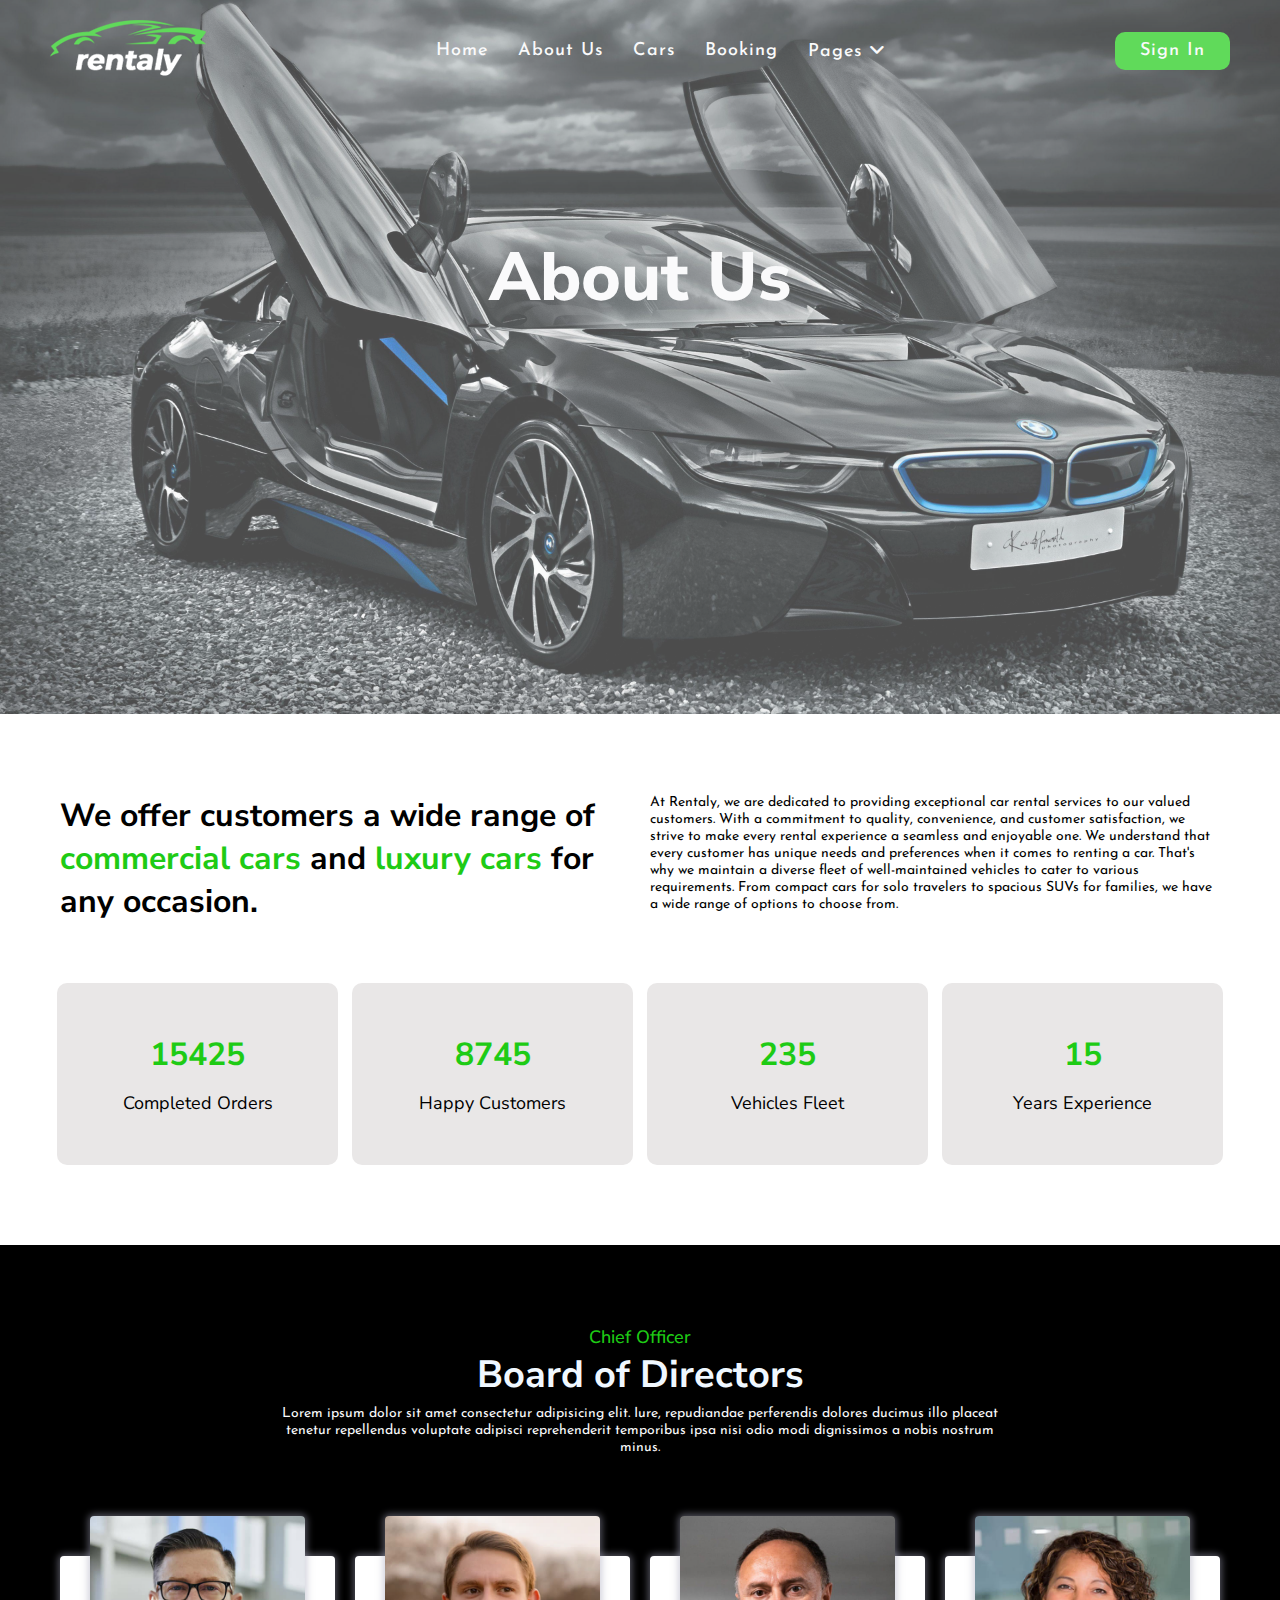
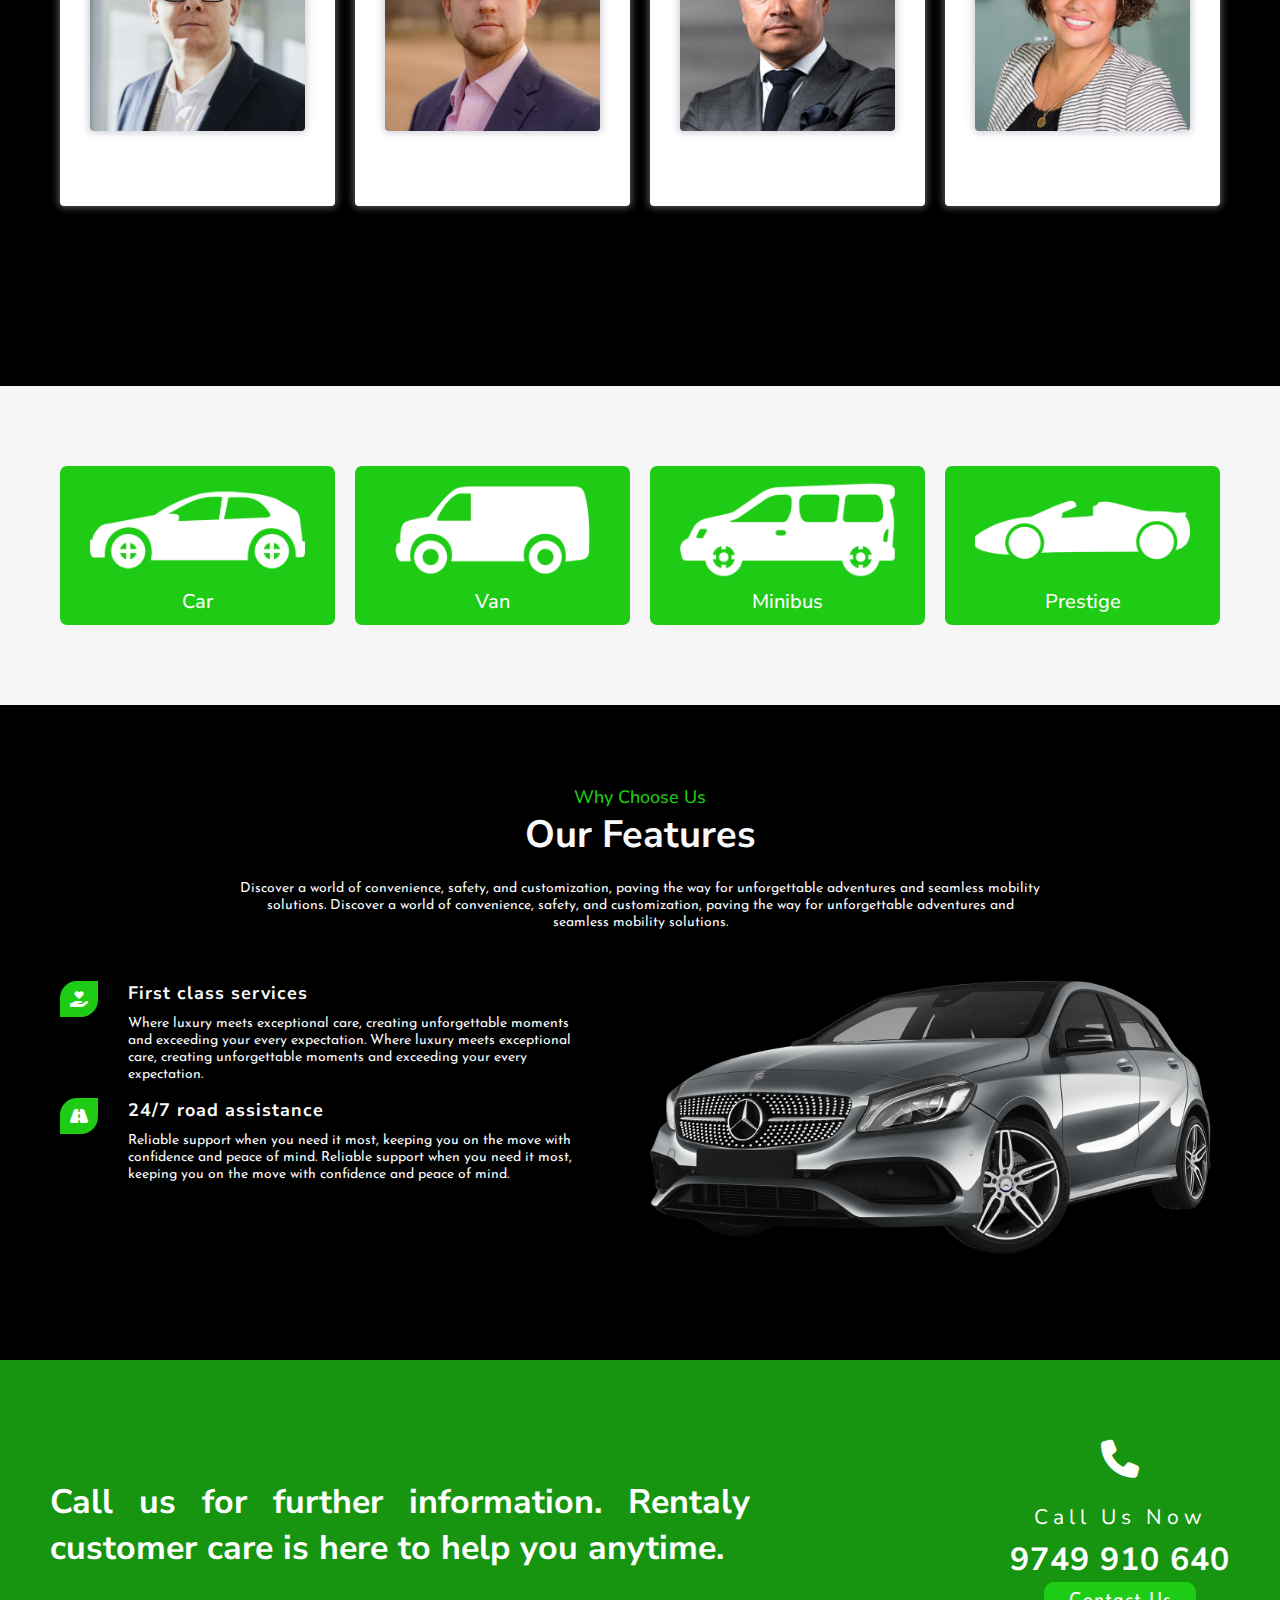
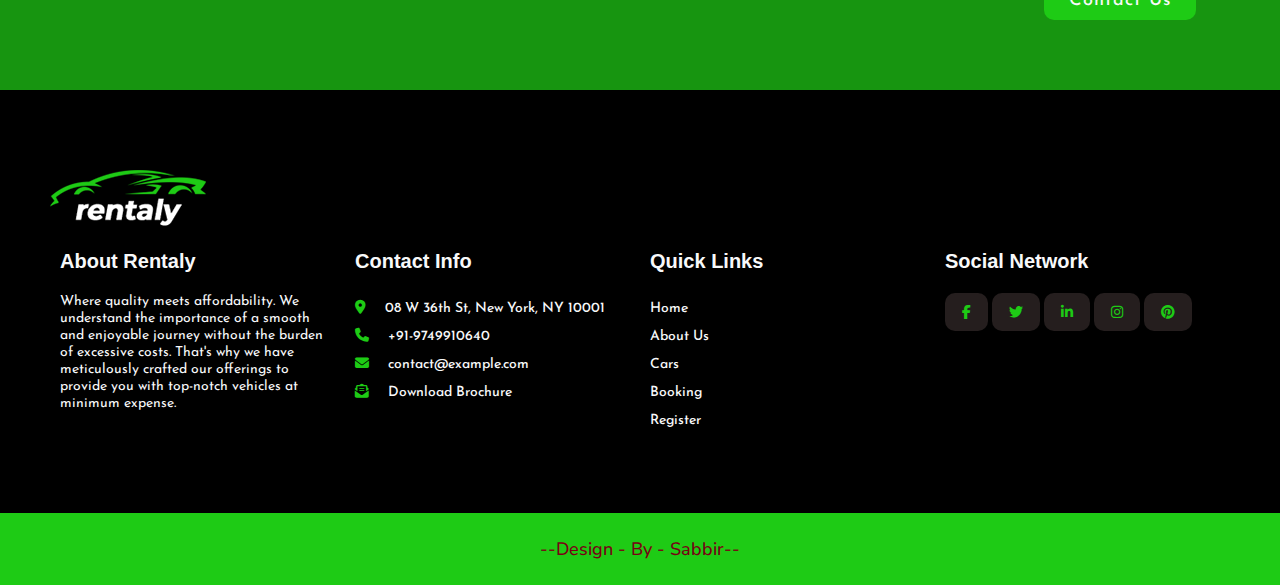
<file: About-Us.html>
<!DOCTYPE html>
<html lang="en">
<head>
    <meta charset="UTF-8">
    <meta name="viewport" content="width=device-width, initial-scale=1.0">
    <title>About Us</title>
    <link rel="stylesheet" href="css/About-Us.css">
    <link rel="stylesheet" href="https://cdnjs.cloudflare.com/ajax/libs/font-awesome/6.6.0/css/all.min.css">
    <link rel="stylesheet" href="https://cdn.jsdelivr.net/npm/swiper@11/swiper-bundle.min.css" />

</head>
<body>

    <!-- header-sec -->

    <header class="header-sec ">
        <nav class="nav-sec">
            <div class="container">
                <div class="nav-main-div">
                    <div class="nav-child-div">
                        <a href=""><img src="image/logo-light.png" alt=""></a>
                    </div>
                    <div class="nav-child-div nav">
                        <ul>
                            <li><a href="index.html">Home</a></li>
                            <li><a href="About-Us.html">About Us</a></li>
                            <li><a href="Cars.html">Cars</a></li>
                            <li><a href="Booking.html">Booking</a></li>
                            <div class="dropdown-1">
                            <li><a  href="">Pages <i class="fa-solid fa-angle-down"></i></a></li>
                                <div class="dropdown-2">
                                    <li class="drop"><a  href="Contact.html">Contact </a></li>
                                    <li class="drop"><a  href="Login.html">Login</a></li>
                                    <li class="drop"><a  href="Register.html">Register</a></li>
                                </div>
                            </div>
                        </ul>
                    </div>
                    <div class="nav-child-div nav">
                        <a class="cmn-btn" href="Sign-In.html">Sign In</a>
                    </div>
                    <div class="nav-bar">
                            <i class="fa-solid fa-bars-staggered"></i>
                    </div>
                </div>
                <div class="nav-2-main-div">
                    <div class=" nav-2-child-div">
                        <ul>
                            <li><a href="index.html">Home</a></li>
                            <li><a href="About-Us.html">About Us</a></li>
                            <li><a href="Cars.html">Cars</a></li>
                            <li><a href="Booking.html">Booking</a></li>
                            <div class="dropdown-1">
                                <li><a href="">Pages <i class="fa-solid fa-angle-down"></i></a></li>
                                <div class="dropdown-2">
                                    <li><a href="Contact.html">Contact </a></li>
                                    <li><a href="Login.html">Login</a></li>
                                    <li><a href="Register.html">Register</a></li>
                                </div>
                            </div>
                        </ul>
                    </div>
                    <div style="margin-top: 20px;" class="nav-2-child-div">
                        <a class="cmn-btn" href="">Sign In</a>
                    </div>
                </div>
            </div>
        </nav>
    
        <!-- banner-->
    
        <section class="banner-sec">
            <div class="container">
                <div class="banner-main-div">
                    <h1>About Us</h1>
                </div>
            </div>
        </section>
        
    </header>

<!-- We offer customers a wide range of 
 commercial cars and luxury cars for any occasion. -->

<section class="luxury-cars-sec">
    <div class="container">
        <div class="luxury-cars-top-div">
            <div class="luxury-cars-top-child-div">
                <h2>We offer customers a wide range of <span>commercial cars </span> and <span>luxury cars</span> for any occasion. </h2>
            </div>
            <div class="luxury-cars-top-child-div">
                <p class="cmn-para">At Rentaly, we are dedicated to providing exceptional car rental services to our valued customers. With a commitment to quality, convenience, and customer satisfaction, we strive to make every rental experience a seamless and enjoyable one. We understand that every customer has unique needs and preferences when it comes to renting a car. That's why we maintain a diverse fleet of well-maintained vehicles to cater to various requirements. From compact cars for solo travelers to spacious SUVs for families, we have a wide range of options to choose from.</p>
            </div>
        </div>
        <div class="luxury-cars-main-div">
            <div class="luxury-cars-child-div">
                <h3>15425</h3>
                <span>Completed Orders</span>
            </div>
            <div class="luxury-cars-child-div">
                <h3>8745</h3>
                <span>Happy Customers</span>
            </div>
            <div class="luxury-cars-child-div">
                <h3>235</h3>
                <span>Vehicles Fleet</span>
            </div>
            <div class="luxury-cars-child-div">
                <h3>15</h3>
                <span>Years Experience</span>
            </div>
        </div>
    </div>
</section>


<!-- Board of Directors -->

<section class="Directors-sec">
    <div class="container">
        <div class="Directors-top-div">
            <span class="cmn-span">Chief Officer</span>
            <h2 class="cmn-head" style="color: aliceblue;">Board of Directors</h2>
            <p class="cmn-para">Lorem ipsum dolor sit amet consectetur adipisicing elit. Iure, repudiandae perferendis dolores ducimus illo placeat tenetur repellendus voluptate adipisci reprehenderit temporibus ipsa nisi odio modi dignissimos a nobis nostrum minus.</p>
        </div>
        <div class="Directors-main-div">
            <div class="Directors-child-div">
                <div class="Directors-inner-child-1">
                    <img src="image/Directors-1.jpg" alt="">
                </div>
                <div class="Directors-inner-child-2">
                    <i class="fa-brands fa-pagelines"></i>
                    <h3>Fynley kinson</h3>
                    <span>-Chief Creative Officer-</span>
                    <div>
                        <a  href=""><i  class="fa-brands fa-facebook-f Social-Network"></i></a>
                        <a href=""><i class="fa-brands fa-twitter Social-Network"></i></a>
                        <a href=""><i class="fa-brands fa-linkedin-in Social-Network"></i></a>
                    </div>
                </div>
            </div>
            <div class="Directors-child-div">
                <div class="Directors-inner-child-1">
                    <img src="image/Directors-2.jpg" alt="">
                </div>
                <div class="Directors-inner-child-2">
                    <i class="fa-solid fa-dove "></i>
                    <h3>Peter Welsh</h3>
                    <span>-Chief Technology Officer-</span>
                    <div>
                        <a  href=""><i  class="fa-brands fa-facebook-f Social-Network"></i></a>
                        <a href=""><i class="fa-brands fa-twitter Social-Network"></i></a>
                        <a href=""><i class="fa-brands fa-linkedin-in Social-Network"></i></a>
                    </div>
                </div>
            </div>
            <div class="Directors-child-div">
                <div class="Directors-inner-child-1">
                    <img src="image/Directors-3.jpg" alt="">
                </div>
                <div class="Directors-inner-child-2">
                    <i class="fa-brands fa-pagelines"></i>
                    <h3>John Shepard</h3>
                    <span>-Chief Executive Officer-</span>
                    <div>
                        <a  href=""><i  class="fa-brands fa-facebook-f Social-Network"></i></a>
                        <a href=""><i class="fa-brands fa-twitter Social-Network"></i></a>
                        <a href=""><i class="fa-brands fa-linkedin-in Social-Network"></i></a>
                    </div>
                </div>
            </div>
            <div class="Directors-child-div">
                <div class="Directors-inner-child-1">
                    <img src="image/Directors-4.jpg" alt="">
                </div>
                <div class="Directors-inner-child-2">
                    <i class="fa-solid fa-dove "></i>
                    <h3>Robyn Peel</h3>
                    <span>-Director of Finance-</span>
                    <div>
                        <a  href=""><i  class="fa-brands fa-facebook-f Social-Network"></i></a>
                        <a href=""><i class="fa-brands fa-twitter Social-Network"></i></a>
                        <a href=""><i class="fa-brands fa-linkedin-in Social-Network"></i></a>
                    </div>
                </div>
            </div>
        </div>
    </div>
</section>

<!-- card-2-sec -->

<section class="card-2-sec">
    <div class="container">
        <div class="card-2-main-div">
            <div class="card-2-child-div">
                <img src="image/card2-img1.png" alt="">
                <h3>Car</h3>
            </div>
            <div class="card-2-child-div">
                <img src="image/card2-img2.png" alt="">
                <h3>Van</h3>
            </div>
            <div class="card-2-child-div">
                <img src="image/card2-img3.png" alt="">
                <h3>Minibus</h3>
            </div>
            <div class="card-2-child-div">
                <img src="image/card2-img4.png" alt="">
                <h3>Prestige</h3>
            </div>
        </div>
    </div>
</section>

<!-- Our Features -->

<section class="Features-sec">
    <div class="container">
        <div class="Features-top-div">
            <span class="cmn-span">Why Choose Us</span>
            <h2 class="cmn-head">Our Features</h2>
            <p class="cmn-para">Discover a world of convenience, safety, and customization, paving the way for unforgettable adventures and seamless mobility solutions. Discover a world of convenience, safety, and customization, paving the way for unforgettable adventures and seamless mobility solutions.</p>
        </div>
        <div class="Features-main-div">
            <div class="Features-cild-div">
                <div class="Features-inner-child">
                    <div class="Features-inner">
                        <div class="Features">
                            <i class="fa-solid fa-hand-holding-heart"></i>
                        </div>
                        <div class="Features">
                            <h3>First class services</h3>
                            <p class="cmn-para"> Where luxury meets exceptional care, creating unforgettable moments and exceeding your every expectation. Where luxury meets exceptional care, creating unforgettable moments and exceeding your every expectation.</p>
                        </div>
                    </div>
                    <div class="Features-inner">
                        <div class="Features">
                            <i class="fa-solid fa-road"></i>
                        </div>
                        <div class="Features">
                            <h3>24/7 road assistance</h3>
                            <p class="cmn-para">Reliable support when you need it most, keeping you on the move with confidence and peace of mind. Reliable support when you need it most, keeping you on the move with confidence and peace of mind.</p>
                        </div>
                    </div>
                </div>
            </div>
            <div class="Features-cild-div">
                <img src="image/Features-car-img.png" alt="">
            </div>
        </div>
    </div>
</section>


<!-- Call us for further information. Rentaly
  customer care is here to help you anytime. -->

<section class="Call-sec">
    <div class="container">
        <div class="Call-main-div">
            <div class="Call-child-div">
                <h2>Call us for further information. Rentaly
                    customer care is here to help you anytime.</h2>
            </div>
            <div class="Call-child-div">
                <i class="fa-solid fa-phone"></i>
                <span class="Call1">Call Us Now</span>
                <span class="Call2">9749 910 640</span>
                <a class="cmn-btn" href="">Contact Us</a>
            </div>
        </div>
    </div>
</section>


    <!-- footer-sec -->

<footer class="footer-sec">
    <div class="container">
        <div class="footer-top-div">
            <a href=""><img src="image/logo-light.png" alt=""></a>
        </div>
        <div class="footer-main-div">
            <div class="footer-child-div">
                <span>About Rentaly</span>
                <p class="cmn-para">Where quality meets affordability. We understand the importance of a smooth and enjoyable journey without the burden of excessive costs. That's why we have meticulously crafted our offerings to provide you with top-notch vehicles at minimum expense.</p>
            </div>
            <div class="footer-child-div">
                <span>Contact Info</span>
                <ul>
                    <li><a href="">
                        <i class="fa-solid fa-location-dot Contact-Info"></i>
                        08 W 36th St, New York, NY 10001
                    </a></li>
                    <li><a href="">
                        <i class="fa-solid fa-phone Contact-Info"></i>
                        +91-9749910640
                    </a></li>
                    <li><a href="">
                        <i class="fa-solid fa-envelope Contact-Info"></i>
                        contact@example.com
                    </a></li>
                    <li><a href="">
                        <i class="fa-solid fa-envelope-open-text Contact-Info"></i>
                        Download Brochure
                    </a></li>
                </ul>
            </div>
            <div class="footer-child-div">
                <span>Quick Links</span>
                <ul>
                    <li><a href="">Home</a></li>
                    <li><a href="">About Us</a></li>
                    <li><a href="">Cars</a></li>
                    <li><a href="">Booking</a></li>
                    <li><a href="">Register</a></li>
                </ul>
            </div>
            <div class="footer-child-div">
                <span>Social Network</span>
                <a  href=""><i  class="fa-brands fa-facebook-f Social-Network"></i></a>
                <a href=""><i class="fa-brands fa-twitter Social-Network"></i></a>
                <a href=""><i class="fa-brands fa-linkedin-in Social-Network"></i></a>
                <a href=""><i class="fa-brands fa-instagram Social-Network"></i></a>
                <a href=""><i class="fa-brands fa-pinterest Social-Network"></i></a>
            </div>
        </div>
    </div>
</footer>
<footer class="footer-bottom-div">
    <div class="footer-bottom-div">
        <span>--Design - By - Sabbir--</span>
    </div>
</footer>


<!-- js -->

<script src="https://cdnjs.cloudflare.com/ajax/libs/jquery/3.7.1/jquery.min.js"></script>

<script>
       $(document).ready(function(){
           $(".down1").click(function(){       
            $(".my-div1").toggle();                
           });

           $(".down2").click(function(){       
            $(".my-div2").toggle();                
           });

           $(".down3").click(function(){       
            $(".my-div3").toggle();                
           });

           $(".down4").click(function(){       
            $(".my-div4").toggle();                
           });

           $(".down5").click(function(){       
            $(".my-div5").toggle();                
           });

           $(".down6").click(function(){       
            $(".my-div6").toggle();                
           });




           $(".nav-bar").click(function(){       
            $(".nav-2-main-div").toggle();                
           });
        });
</script>


<script src="https://cdn.jsdelivr.net/npm/swiper@11/swiper-bundle.min.js"></script>
<script src="js/app.js"></script>

    
</body>
</html>
</file>
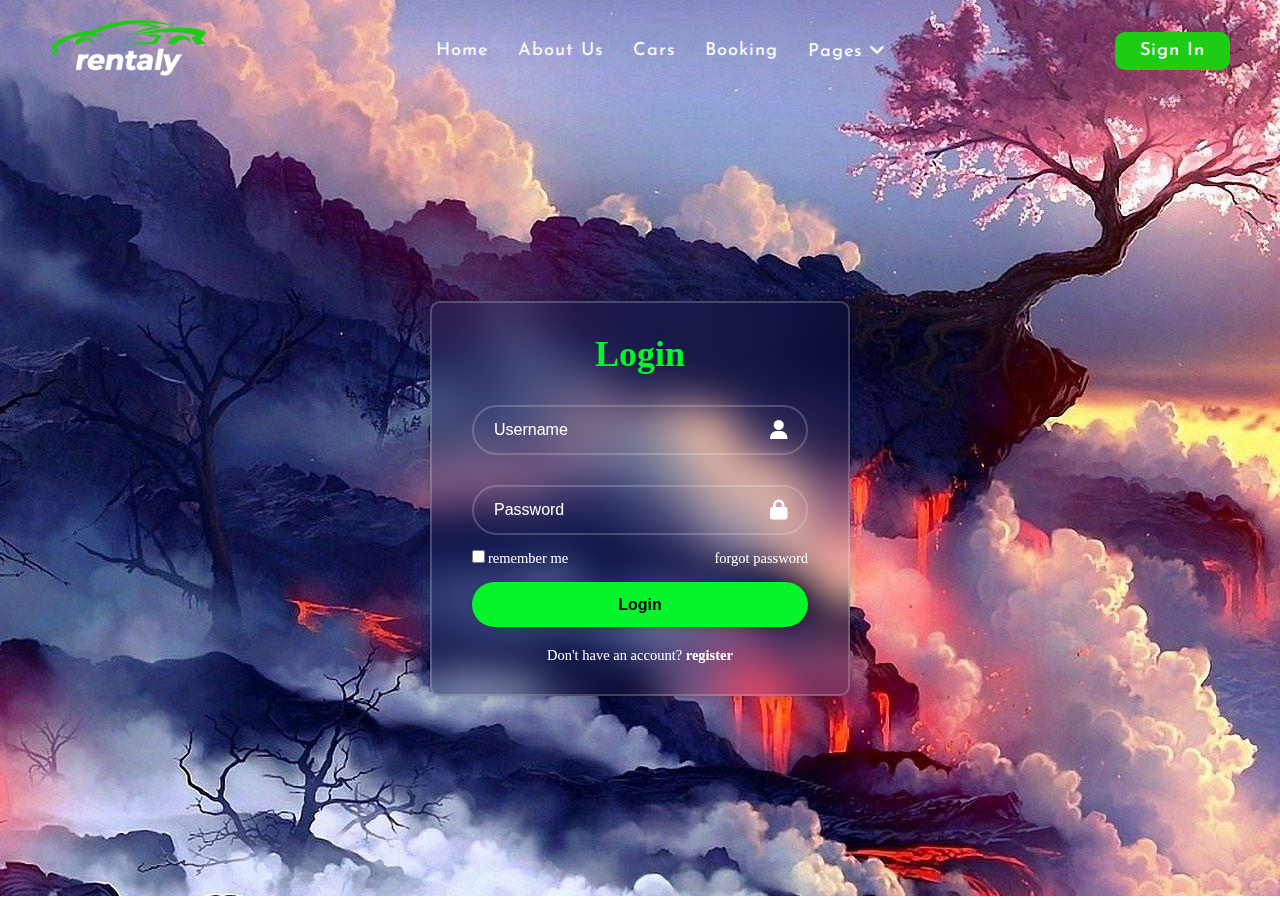
<file: Login.html>
<!DOCTYPE html>
<html lang="en">
<head>
    <meta charset="UTF-8">
    <meta name="viewport" content="width=device-width, initial-scale=1.0">
    <title>Login</title>
    <link rel="stylesheet" href="css/Login.css">
    <link rel="stylesheet" href="https://cdnjs.cloudflare.com/ajax/libs/font-awesome/6.6.0/css/all.min.css">
    <link rel="stylesheet" href="https://cdnjs.cloudflare.com/ajax/libs/font-awesome/6.6.0/css/all.min.css" integrity="sha512-Kc323vGBEqzTmouAECnVceyQqyqdsSiqLQISBL29aUW4U/M7pSPA/gEUZQqv1cwx4OnYxTxve5UMg5GT6L4JJg==" crossorigin="anonymous" referrerpolicy="no-referrer" />
</head>
<body>

<header class="header-sec">
    <nav class="nav-sec">
        <div class="container">
            <div class="nav-main-div">
                <div class="nav-child-div">
                    <a href=""><img src="image/logo-light.png" alt=""></a>
                </div>
                <div class="nav-child-div nav">
                    <ul>
                        <li><a href="index.html">Home</a></li>
                        <li><a href="About-Us.html">About Us</a></li>
                        <li><a href="Cars.html">Cars</a></li>
                        <li><a href="Booking.html">Booking</a></li>
                        <div class="dropdown-1">
                        <li><a  href="">Pages <i class="fa-solid fa-angle-down"></i></a></li>
                            <div class="dropdown-2">
                                <li class="drop"><a  href="Contact.html">Contact </a></li>
                                <li class="drop"><a  href="Login.html">Login</a></li>
                                <li class="drop"><a  href="Register.html">Register</a></li>
                            </div>
                        </div>
                    </ul>
                </div>
                <div class="nav-child-div nav">
                    <a class="cmn-btn" href="Sign-In.html">Sign In</a>
                </div>
                <div class="nav-bar">
                        <i class="fa-solid fa-bars-staggered"></i>
                </div>
            </div>
            <div class="nav-2-main-div">
                <div class=" nav-2-child-div">
                    <ul>
                        <li><a href="index.html">Home</a></li>
                        <li><a href="About-Us.html">About Us</a></li>
                        <li><a href="Cars.html">Cars</a></li>
                        <li><a href="Booking.html">Booking</a></li>
                        <div class="dropdown-1">
                            <li><a href="">Pages <i class="fa-solid fa-angle-down"></i></a></li>
                            <div class="dropdown-2">
                                <li><a href="Contact.html">Contact </a></li>
                                <li><a href="Login.html">Login</a></li>
                                <li><a href="Register.html">Register</a></li>
                            </div>
                        </div>
                    </ul>
                </div>
                <div style="margin-top: 20px;" class="nav-2-child-div">
                    <a class="cmn-btn" href="">Sign In</a>
                </div>
            </div>
        </div>
    </nav>
    <section class="Sign-sec">
        <div class="wraapper">
            <form action="">
                <h1>Login</h1>
                <div class="inpuut-box">
                    <input type="text" placeholder="Username" required>
                    <i class="fa-solid fa-user"></i>
                </div>
                <div class="inpuut-box">
                    <input type="password" placeholder="Password" required>
                    <i class="fa-solid fa-lock"></i>
                </div>
                <div class="remember-forgot">
                    <label for=""><input type="checkbox">remember me</label>
                    <a href="">forgot password</a>
                </div>
                <button type="submit" class="btn">Login</button>
                <div class="register-link">
                    <p>Don't have an account? <a href="">register</a></p>
                    
                </div>
            </form>
        </div>
    </section>
</header>


<!-- js -->

<script src="https://cdnjs.cloudflare.com/ajax/libs/jquery/3.7.1/jquery.min.js"></script>

<script>
    $(document).ready(function(){
        $(".down1").click(function(){       
         $(".my-div1").toggle();                
        });

        $(".down2").click(function(){       
         $(".my-div2").toggle();                
        });

        $(".down3").click(function(){       
         $(".my-div3").toggle();                
        });

        $(".down4").click(function(){       
         $(".my-div4").toggle();                
        });

        $(".down5").click(function(){       
         $(".my-div5").toggle();                
        });

        $(".down6").click(function(){       
         $(".my-div6").toggle();                
        });




        $(".nav-bar").click(function(){       
         $(".nav-2-main-div").toggle();                
        });
     });
</script>



    <script src=""></script>
</body>
</html>
</file>
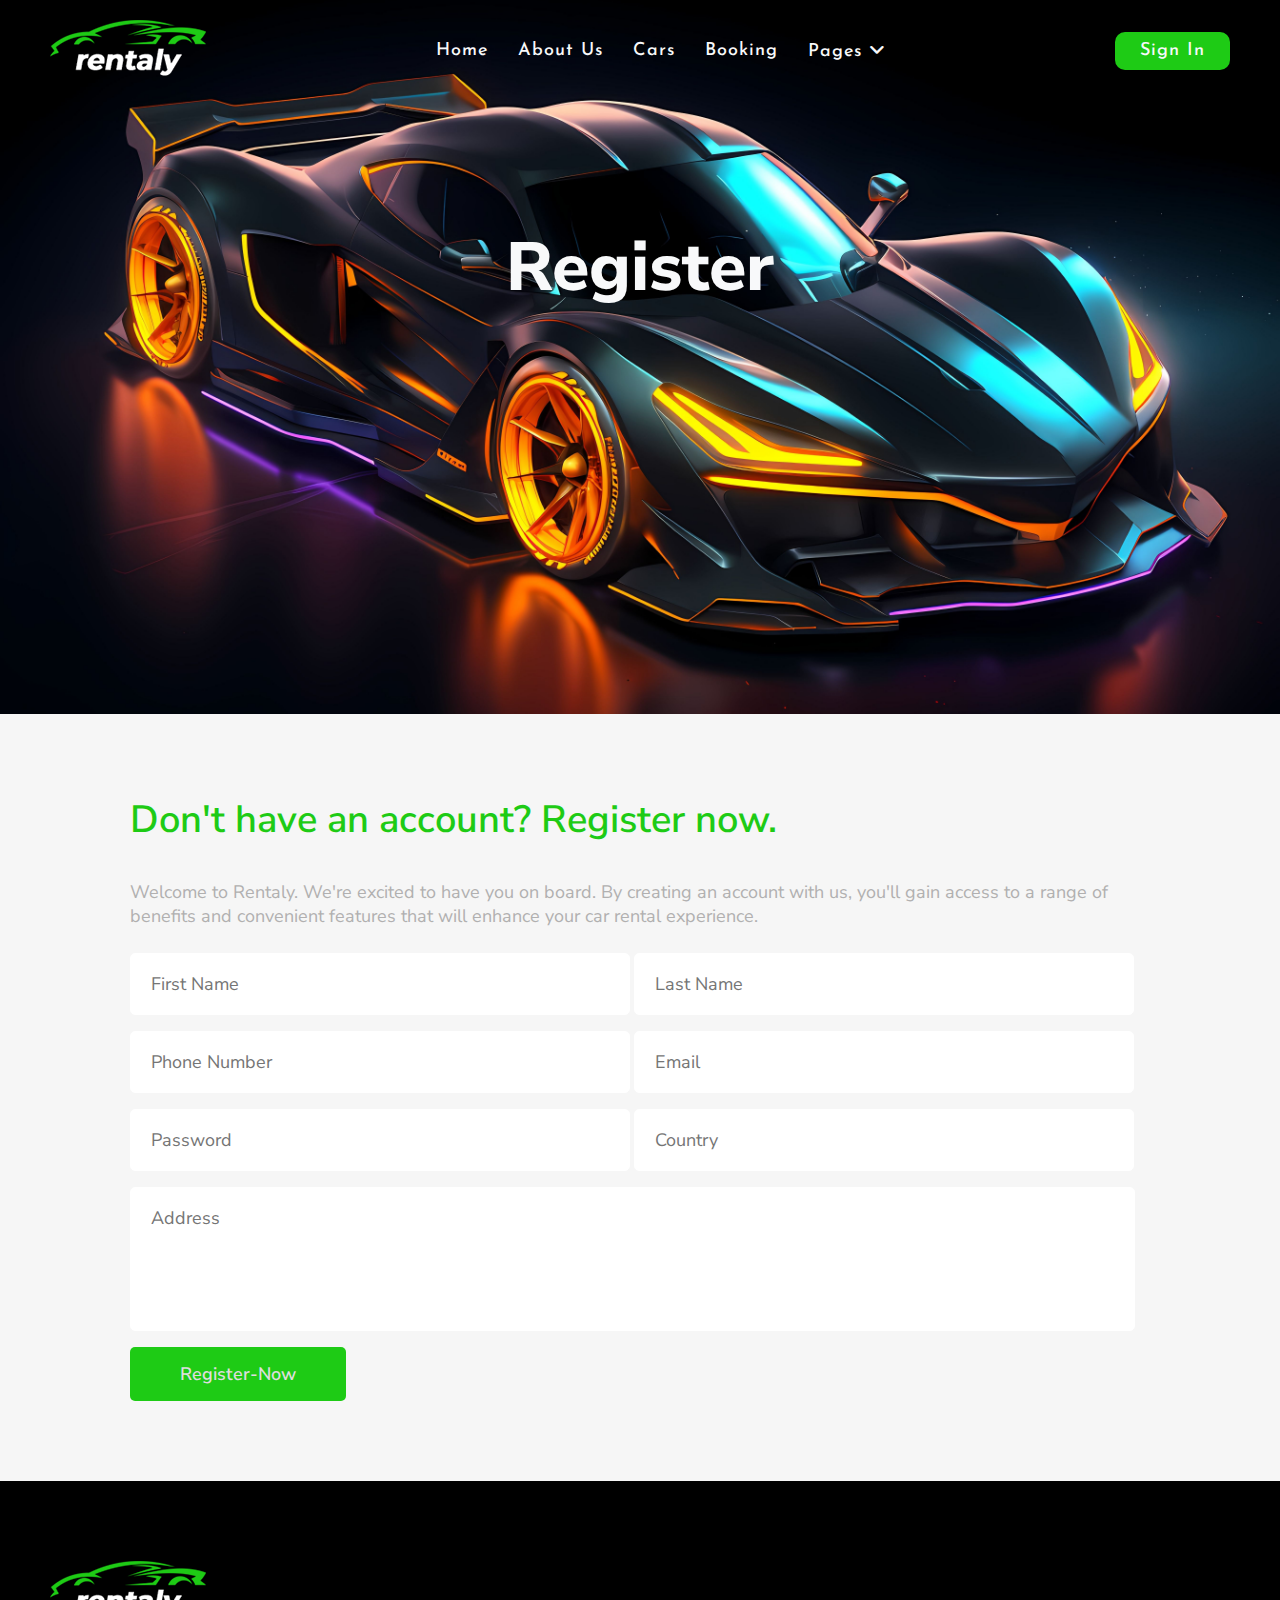
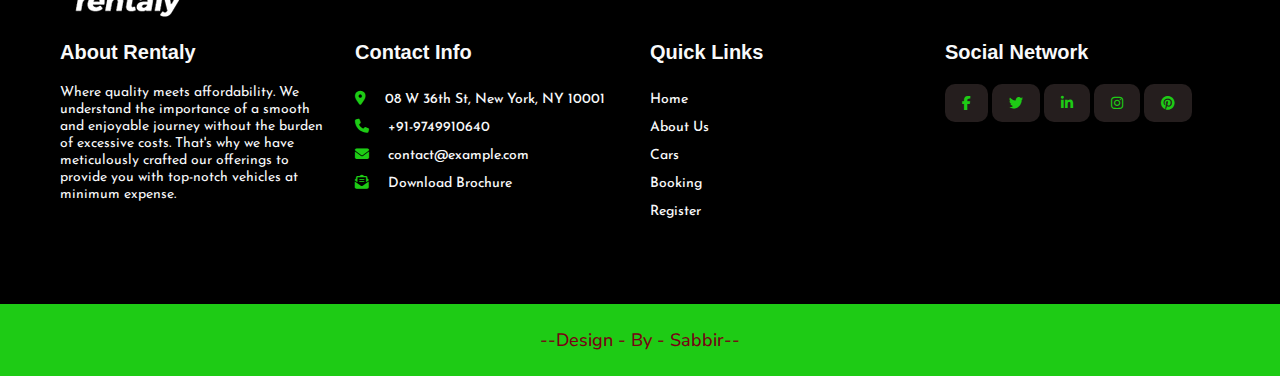
<file: Register.html>
<!DOCTYPE html>
<html lang="en">
<head>
    <meta charset="UTF-8">
    <meta name="viewport" content="width=device-width, initial-scale=1.0">
    <title>Register</title>
    <link rel="stylesheet" href="css/Register.css">
    <link rel="stylesheet" href="https://cdnjs.cloudflare.com/ajax/libs/font-awesome/6.6.0/css/all.min.css">
    <link rel="stylesheet" href="https://cdn.jsdelivr.net/npm/swiper@11/swiper-bundle.min.css" />
    
</head>
<body>

    <!-- header-sec -->

    <header class="header-sec ">
        <nav class="nav-sec">
            <div class="container">
                <div class="nav-main-div">
                    <div class="nav-child-div">
                        <a href=""><img src="image/logo-light.png" alt=""></a>
                    </div>
                    <div class="nav-child-div nav">
                        <ul>
                            <li><a href="index.html">Home</a></li>
                            <li><a href="About-Us.html">About Us</a></li>
                            <li><a href="Cars.html">Cars</a></li>
                            <li><a href="Booking.html">Booking</a></li>
                            <div class="dropdown-1">
                            <li><a  href="">Pages <i class="fa-solid fa-angle-down"></i></a></li>
                                <div class="dropdown-2">
                                    <li class="drop"><a  href="Contact.html">Contact </a></li>
                                    <li class="drop"><a  href="Login.html">Login</a></li>
                                    <li class="drop"><a  href="Register.html">Register</a></li>
                                </div>
                            </div>
                        </ul>
                    </div>
                    <div class="nav-child-div nav">
                        <a class="cmn-btn" href="Sign-In.html">Sign In</a>
                    </div>
                    <div class="nav-bar">
                            <i class="fa-solid fa-bars-staggered"></i>
                    </div>
                </div>
                <div class="nav-2-main-div">
                    <div class=" nav-2-child-div">
                        <ul>
                            <li><a href="index.html">Home</a></li>
                            <li><a href="About-Us.html">About Us</a></li>
                            <li><a href="Cars.html">Cars</a></li>
                            <li><a href="Booking.html">Booking</a></li>
                            <div class="dropdown-1">
                                <li><a href="">Pages <i class="fa-solid fa-angle-down"></i></a></li>
                                <div class="dropdown-2">
                                    <li><a href="Contact.html">Contact </a></li>
                                    <li><a href="Login.html">Login</a></li>
                                    <li><a href="Register.html">Register</a></li>
                                </div>
                            </div>
                        </ul>
                    </div>
                    <div style="margin-top: 20px;" class="nav-2-child-div">
                        <a class="cmn-btn" href="">Sign In</a>
                    </div>
                </div>
            </div>
        </nav>
    
        <!-- banner-->
    
        <section class="banner-sec">
            <div class="container">
                <div class="banner-main-div">
                    <h1>Register</h1> 
                </div>
            </div>
        </section>
        
    </header>



    <!-- Registration -->

<section class="Registration-1">
    <div class="container">
        <div class="Registration-main-div">
            <form name="form" onsubmit=" return myfun()" action="">

                <h1>Don't have an account? Register now.</h1>

                <p>Welcome to Rentaly. We're excited to have you on board. By creating an account with us, you'll gain access to a range of benefits and convenient features that will enhance your car rental experience.</p>
            
                <input name="name" id="reg" placeholder="First Name" type="text">

                <input name="name" id="reg" placeholder="Last Name" type="text">
            
                <input name="Number" id="reg"  placeholder="Phone Number" type="Number">
            
                <input name="Email" id="reg"  placeholder="Email" type="Email">
            
                <input name="Password" id="reg"  placeholder="Password" type="Password">
            
                <input name="counity" id="reg"   placeholder="Country" type="text">

                <input name="name" id="reg1" placeholder="Address" type="text">
                
                <button type="submit">Register-Now</button>

            </form>
        </div>
    </div>
</section>



    


<!-- footer-sec -->

<footer class="footer-sec">
    <div class="container">
        <div class="footer-top-div">
            <a href=""><img src="image/logo-light.png" alt=""></a>
        </div>
        <div class="footer-main-div">
            <div class="footer-child-div">
                <span>About Rentaly</span>
                <p class="cmn-para">Where quality meets affordability. We understand the importance of a smooth and enjoyable journey without the burden of excessive costs. That's why we have meticulously crafted our offerings to provide you with top-notch vehicles at minimum expense.</p>
            </div>
            <div class="footer-child-div">
                <span>Contact Info</span>
                <ul>
                    <li><a href="">
                        <i class="fa-solid fa-location-dot Contact-Info"></i>
                        08 W 36th St, New York, NY 10001
                    </a></li>
                    <li><a href="">
                        <i class="fa-solid fa-phone Contact-Info"></i>
                        +91-9749910640
                    </a></li>
                    <li><a href="">
                        <i class="fa-solid fa-envelope Contact-Info"></i>
                        contact@example.com
                    </a></li>
                    <li><a href="">
                        <i class="fa-solid fa-envelope-open-text Contact-Info"></i>
                        Download Brochure
                    </a></li>
                </ul>
            </div>
            <div class="footer-child-div">
                <span>Quick Links</span>
                <ul>
                    <li><a href="">Home</a></li>
                    <li><a href="">About Us</a></li>
                    <li><a href="">Cars</a></li>
                    <li><a href="">Booking</a></li>
                    <li><a href="">Register</a></li>
                </ul>
            </div>
            <div class="footer-child-div">
                <span>Social Network</span>
                <a  href=""><i  class="fa-brands fa-facebook-f Social-Network"></i></a>
                <a href=""><i class="fa-brands fa-twitter Social-Network"></i></a>
                <a href=""><i class="fa-brands fa-linkedin-in Social-Network"></i></a>
                <a href=""><i class="fa-brands fa-instagram Social-Network"></i></a>
                <a href=""><i class="fa-brands fa-pinterest Social-Network"></i></a>
            </div>
        </div>
    </div>
</footer>
<footer class="footer-bottom-div">
    <div class="footer-bottom-div">
        <span>--Design - By - Sabbir--</span>
    </div>
</footer>




<script src="https://cdnjs.cloudflare.com/ajax/libs/jquery/3.7.1/jquery.min.js"></script>

<script>
       $(document).ready(function(){
           $(".down1").click(function(){       
            $(".my-div1").toggle();                
           });

           $(".down2").click(function(){       
            $(".my-div2").toggle();                
           });

           $(".down3").click(function(){       
            $(".my-div3").toggle();                
           });

           $(".down4").click(function(){       
            $(".my-div4").toggle();                
           });

           $(".down5").click(function(){       
            $(".my-div5").toggle();                
           });

           $(".down6").click(function(){       
            $(".my-div6").toggle();                
           });




           $(".nav-bar").click(function(){       
            $(".nav-2-main-div").toggle();                
           });
        });
</script>


<script src="https://cdn.jsdelivr.net/npm/swiper@11/swiper-bundle.min.js"></script>
<script src="js/app.js"></script>


    
</body>
</html>
</file>
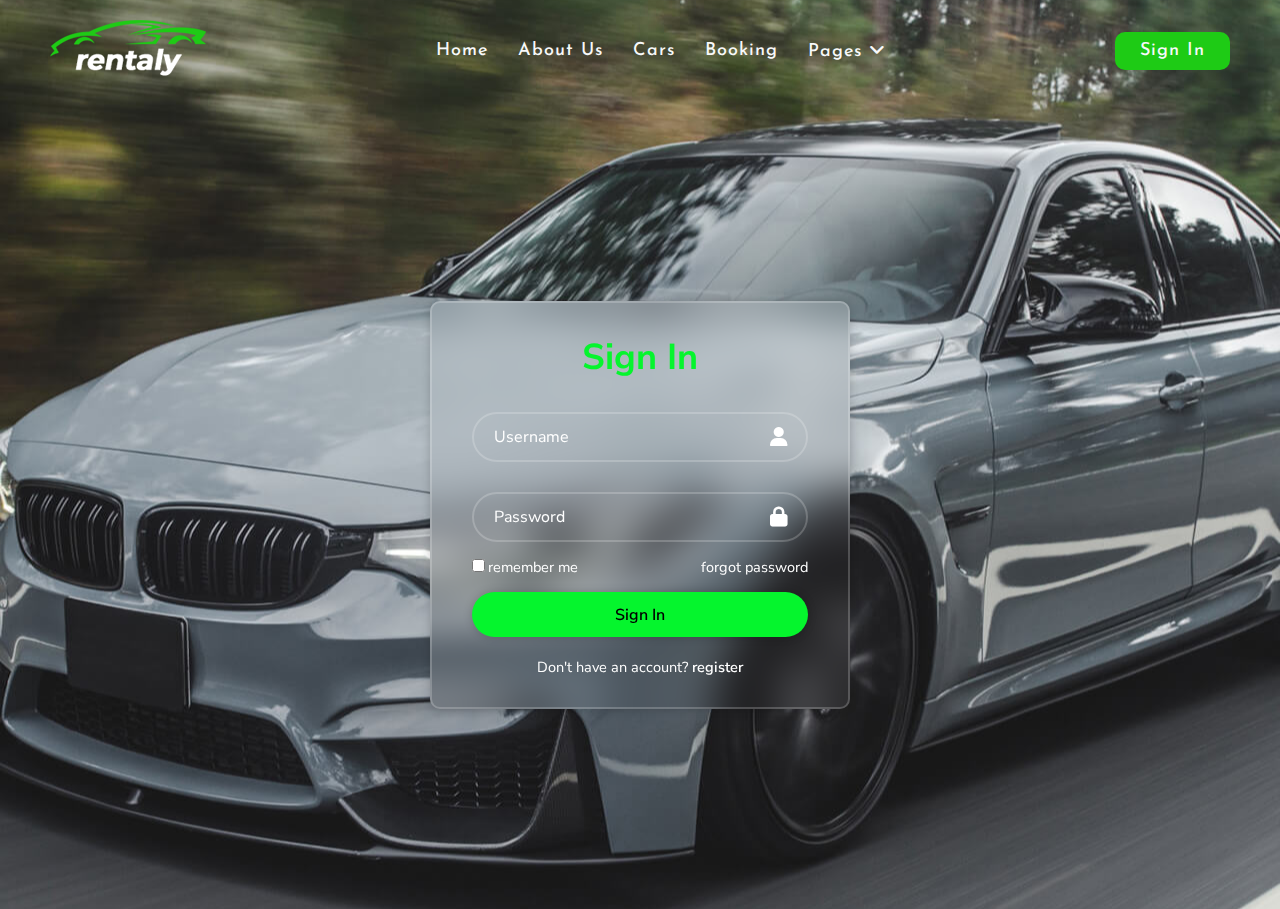
<file: Sign-In.html>
<!DOCTYPE html>
<html lang="en">
<head>
    <meta charset="UTF-8">
    <meta name="viewport" content="width=device-width, initial-scale=1.0">
    <title>Sign In</title>
    <link rel="stylesheet" href="css/Sign-In.css">
    <link rel="stylesheet" href="https://cdnjs.cloudflare.com/ajax/libs/font-awesome/6.6.0/css/all.min.css">
    <link rel="stylesheet" href="https://cdnjs.cloudflare.com/ajax/libs/font-awesome/6.6.0/css/all.min.css" integrity="sha512-Kc323vGBEqzTmouAECnVceyQqyqdsSiqLQISBL29aUW4U/M7pSPA/gEUZQqv1cwx4OnYxTxve5UMg5GT6L4JJg==" crossorigin="anonymous" referrerpolicy="no-referrer" />
</head>
<body>

<header class="header-sec">
    <nav class="nav-sec">
        <div class="container">
            <div class="nav-main-div">
                <div class="nav-child-div">
                    <a href=""><img src="image/logo-light.png" alt=""></a>
                </div>
                <div class="nav-child-div nav">
                    <ul>
                        <li><a href="index.html">Home</a></li>
                        <li><a href="About-Us.html">About Us</a></li>
                        <li><a href="Cars.html">Cars</a></li>
                        <li><a href="Booking.html">Booking</a></li>
                        <div class="dropdown-1">
                        <li><a  href="">Pages <i class="fa-solid fa-angle-down"></i></a></li>
                            <div class="dropdown-2">
                                <li class="drop"><a  href="Contact.html">Contact </a></li>
                                <li class="drop"><a  href="Login.html">Login</a></li>
                                <li class="drop"><a  href="Register.html">Register</a></li>
                            </div>
                        </div>
                    </ul>
                </div>
                <div class="nav-child-div nav">
                    <a class="cmn-btn" href="Sign-In.html">Sign In</a>
                </div>
                <div class="nav-bar">
                        <i class="fa-solid fa-bars-staggered"></i>
                </div>
            </div>
            <div class="nav-2-main-div">
                <div class=" nav-2-child-div">
                    <ul>
                        <li><a href="index.html">Home</a></li>
                        <li><a href="About-Us.html">About Us</a></li>
                        <li><a href="Cars.html">Cars</a></li>
                        <li><a href="Booking.html">Booking</a></li>
                        <div class="dropdown-1">
                            <li><a href="">Pages <i class="fa-solid fa-angle-down"></i></a></li>
                            <div class="dropdown-2">
                                <li><a href="Contact.html">Contact </a></li>
                                <li><a href="Login.html">Login</a></li>
                                <li><a href="Register.html">Register</a></li>
                            </div>
                        </div>
                    </ul>
                </div>
                <div style="margin-top: 20px;" class="nav-2-child-div">
                    <a class="cmn-btn" href="">Sign In</a>
                </div>
            </div>
        </div>
    </nav>
    <section class="Sign-sec">
        <div class="wraapper">
            <form action="">
                <h1>Sign In</h1>
                <div class="inpuut-box">
                    <input type="text" placeholder="Username" required>
                    <i class="fa-solid fa-user"></i>
                </div>
                <div class="inpuut-box">
                    <input type="password" placeholder="Password" required>
                    <i class="fa-solid fa-lock"></i>
                </div>
                <div class="remember-forgot">
                    <label for=""><input type="checkbox">remember me</label>
                    <a href="">forgot password</a>
                </div>
                <button type="submit" class="btn">Sign In</button>
                <div class="register-link">
                    <p>Don't have an account? <a href="">register</a></p>
                    
                </div>
            </form>
        </div>
    </section>
</header>


<!-- js -->

<script src="https://cdnjs.cloudflare.com/ajax/libs/jquery/3.7.1/jquery.min.js"></script>

<script>
    $(document).ready(function(){
        $(".down1").click(function(){       
         $(".my-div1").toggle();                
        });

        $(".down2").click(function(){       
         $(".my-div2").toggle();                
        });

        $(".down3").click(function(){       
         $(".my-div3").toggle();                
        });

        $(".down4").click(function(){       
         $(".my-div4").toggle();                
        });

        $(".down5").click(function(){       
         $(".my-div5").toggle();                
        });

        $(".down6").click(function(){       
         $(".my-div6").toggle();                
        });




        $(".nav-bar").click(function(){       
         $(".nav-2-main-div").toggle();                
        });
     });
</script>



    <script src=""></script>
</body>
</html>
</file>
<file: css/About-Us.css>
@import url('https://fonts.googleapis.com/css2?family=Faculty+Glyphic&family=Inknut+Antiqua:wght@300;400;500;600;700;800;900&family=Istok+Web:ital,wght@0,400;0,700;1,400;1,700&family=Josefin+Sans:ital,wght@0,100..700;1,100..700&family=Nunito+Sans:ital,opsz,wght@0,6..12,200..1000;1,6..12,200..1000&family=Rubik+Wet+Paint&family=Sour+Gummy:ital,wght@0,100..900;1,100..900&display=swap');
@import url('https://fonts.googleapis.com/css2?family=Faculty+Glyphic&family=Inknut+Antiqua:wght@300;400;500;600;700;800;900&family=Istok+Web:ital,wght@0,400;0,700;1,400;1,700&family=Josefin+Sans:ital,wght@0,100..700;1,100..700&family=Nunito+Sans:ital,opsz,wght@0,6..12,200..1000;1,6..12,200..1000&family=Rubik+Wet+Paint&family=Sour+Gummy:ital,wght@0,100..900;1,100..900&display=swap');
@import url('https://fonts.googleapis.com/css2?family=Faculty+Glyphic&family=Inknut+Antiqua:wght@300;400;500;600;700;800;900&family=Istok+Web:ital,wght@0,400;0,700;1,400;1,700&family=Josefin+Sans:ital,wght@0,100..700;1,100..700&family=Nunito+Sans:ital,opsz,wght@0,6..12,200..1000;1,6..12,200..1000&family=Oswald:wght@200..700&family=Rubik+Wet+Paint&family=Sour+Gummy:ital,wght@0,100..900;1,100..900&display=swap');

*{
    margin: 0px;
    box-sizing: border-box;
}

ul{
   padding: 0px!important;
}



.a{
   font-family: "Nunito Sans", serif;
   font-family: "Josefin Sans", sans-serif;
   background-color:rgb(30, 203, 21);
}


/* common-sec */


@media (min-width:1200px) {
   .container{
   max-width:1220px ;
   width: 1200px;
   margin:auto;  
   padding: 0px 10px;
   }
}


@media (max-width:1200px) and (min-width:991px) {
    .container{
    width: 960px;
    margin: auto;  
    padding: 0px 10x;
    }
 }
 
 @media (max-width:991px) and (min-width:768px) {
    .container{
    width: 720px;
    margin: auto;  
    padding: 0px 10x;
    }
 }
 
 @media (max-width:768px) and (min-width:575px) {
    .container{
    width: 540px;
    margin: auto;  
    padding: 0px 10x;
    }
 }
 
 @media (max-width:575px) and (min-width:01px) {
    .container{
    width: 100%;
    margin: auto;  
    padding: 0px 10x;
    }
 }

 .cmn-head{
   text-align: center;
   font-family: "Nunito Sans", serif;
   font-size: 38px;
   font-weight: 700;
   color: #f8f9fa;
 }

 .cmn-span{
   text-align: center;
   font-family: "Nunito Sans", serif;
   font-size: 18px;
   font-weight: 500;
   color: rgb(30, 203, 21);
   display: block;
 }

.cmn-para{
   font-family: "Josefin Sans", sans-serif;
   font-size: 14px;
   font-weight: 400;
   color: #f8f9fa;
   line-height:17px;
}

 .cmn-btn{
   text-decoration: none;
   background-color:rgb(30, 203, 21);
   padding: 10px 25px;
   border-radius: 10px;
   font-family: "Josefin Sans", sans-serif;
   font-size: 18px;
   font-weight: 500;
   letter-spacing: 1px;
   color: #f8f9fa;
 }
 .cmn-btn:hover{
   box-shadow: 0px 0px 20px -1px rgb(152, 247, 148);
 }




 

/* header-sec  */


.header-sec{
   background-image: url('../image/sabbir-3.jpg');
   background-repeat: no-repeat;
   background-size: cover;
   background-position: center;
   opacity: 70%;
}

/* nav-sec */

@media (max-width:991px) and (min-width:769px){
   .nav-child-div ul li{
      padding: 0px 8px !important;
   }
   .nav-child-div a{
      font-size: 15px !important;
      letter-spacing: 0px !important;
   }
}
@media (max-width:768px) and (min-width:576px){
   .nav-child-div img {
      width: 120px;
   }
   .nav-child-div ul li{
      padding: 0px 5px !important;
   }
   .nav-child-div a{
      font-size: 13px !important;
      letter-spacing: 0px !important;
   }
   .cmn-btn{
      padding: 8px 20px !important;
   }
}

.fa-bars-staggered{
   color:white;
   font-size: 24px;
   background-color: rgb(41, 169, 34);
   padding: 10px 15px;
   border-radius: 6px;
}

.nav-bar{
   display: none;
}

.nav-2-main-div{
   display: none;
}

.nav-2-child-div{
   text-align: center;
}

.nav-2-child-div ul li{
   list-style: none;
   padding: 5px 0px;
}

.nav-2-child-div a{
   text-decoration: none;
   color: #f8f9fa;
   font-family: "Josefin Sans", sans-serif;
   font-size: 18px;
   font-weight: 500;
   letter-spacing: 1px;
}


@media (max-width:575px) and (min-width:01px) {
   .nav-sec{
      background-color:black;
      padding: 15px 20px !important;
   }
   .nav-bar{
      display: block
   }
   .nav{
      display: none;
   }

}


.nav-sec{
   padding: 20px 0px;
}

.nav-main-div{
   display: flex;
   justify-content: space-between;
   align-items: center;
}

.nav-child-div ul{
   display: flex;
}

.nav-child-div ul li{
   list-style: none;
   padding: 0px 15px;
}

.nav-child-div ul li:hover{
   padding: 10px 20px;
   background-color:rgba(234, 190, 190, 0.155);
   border-radius: 10px;
}

.nav-child-div a{
   text-decoration: none;
   color: #f8f9fa;
   font-family: "Josefin Sans", sans-serif;
   font-size: 18px;
   font-weight: 500;
   letter-spacing: 1px;
}

.dropdown-2{
   display: none;
   position: absolute;
   margin: 20px 15px;
   background-color: black;
   border-radius: 6px;
   margin-top: 2px;
}

.dropdown-2 li{
   margin: 15px 10px;
}

.dropdown-1:hover .dropdown-2{
   display:inline-block;
}


/* banner-sec */

.banner-sec{
   padding:70px  0px 390px  0px ;
}

.banner-main-div{
   text-align: center;
}

.banner-main-div h1{
   font-family: "Nunito Sans", serif;
   color: #f8f9fa;
   font-size: 68px;
   font-weight: 800;
   padding:60px 0px 0px 0px;
}

.banner-main-div p{
   padding: 20px  0px;
}


/* We offer customers a wide range of 
commercial cars and luxury cars for any occasion.  */

@media (max-width:991px) and (min-width:576px){
   .luxury-cars-main-div{
      flex-wrap: wrap;
   }
   .luxury-cars-child-div{
      width: 47% !important;
      margin-bottom: 20px !important;
   }
}
@media (max-width:769px) and (min-width:576px){
   
   .luxury-cars-top-div{
      flex-wrap: wrap;
   }
   .luxury-cars-top-child-div{
      width: 100% !important;
      margin-bottom: 20px;
   }
}
@media (max-width:575px) and (min-width:01px){
   .luxury-cars-main-div{
      flex-wrap: wrap;
   }
   .luxury-cars-top-div{
      flex-wrap: wrap;
   }
   .luxury-cars-top-child-div{
      width: 100% !important;
      margin:0px 15px 20px 15px !important;
   }
   .luxury-cars-child-div{
      width: 100% !important;
      margin:0px 20px 20px 20px !important;
   }
}

.luxury-cars-sec{
    padding: 80px 0px;
}

.luxury-cars-top-div{
    display: flex;
}

.luxury-cars-top-child-div{
    width: 50%;
    padding: 0px 10px;
}

.luxury-cars-main-div{
    display: flex;
    padding-top: 60px;
}

.luxury-cars-child-div{
    width: 25%;
    padding: 50px 10px;
    background-color:rgb(233, 231, 231);
    text-align: center;
    border-radius: 10px;
    margin:0px 7px;
}

.luxury-cars-top-child-div h2{
   font-family: "Nunito Sans", serif;
   font-size: 32px;
   font-weight: 700;
}

.luxury-cars-top-child-div span{
   color: rgb(30, 203, 21);
}

.luxury-cars-top-child-div p{
   color: black;
}

.luxury-cars-child-div h3{
   font-family: "Nunito Sans", serif;
   font-size: 32px;
   font-weight: 700;
   color: rgb(30, 203, 21);
   padding-bottom: 15px;
}

.luxury-cars-child-div span{
   font-family: "Nunito Sans", serif;
   font-size: 18px;
   font-weight: 400;
}



/* Board of Directors */

@media (max-width:1200px) and (min-width:992px){
    .Directors-inner-child-2 span{
       font-size: 13px !important;
       padding:5px 0px !important;
       letter-spacing: 0px !important;
    }
    .Directors-child-div:hover{
       height: 300px !important;
    }
 }
 
 @media (max-width:991px) and (min-width:769px){
    .Directors-main-div{
       flex-wrap: wrap;
       height: 750px !important;
    }
    .Directors-child-div{
       width: 47% !important;
       margin-bottom: 100px !important;
    }
    .Directors-child-div:hover{
       height: 440px !important;
    }
 }
 @media (max-width:768px) and (min-width:575px){
    .Directors-main-div{
       flex-wrap: wrap;
       height: 750px !important;
    }
    .Directors-child-div{
       height: 200px !important;
       width: 46% !important;
       margin-bottom: 100px !important;
    }
    .Directors-child-div:hover{
       height: 320px !important;
    }
    .Directors-inner-child-2 span{
       letter-spacing: 0px !important;
       padding:10px 0px !important;
       font-size: 13px !important; 
    }
    .Directors-inner-child-2 h3{
       font-size: 20px !important;
    }
    .Social-Network{
       padding: 9px 14px !important;
    }
 }
 @media (max-width:575px) and (min-width:01px){
    .Directors-top-div{
       padding: 0px 15px;
    }
    .Directors-main-div{
       flex-wrap: wrap;
       height: 2400px !important;
    }
    .Directors-child-div{
       height: 500px !important;
       width: 100% !important;
    }
    .Directors-child-div:hover{
       height: 640px !important;
    }
 }
 @media (max-width:500px) and (min-width:400px){
    .Directors-child-div{
       height: 430px !important;
    }
    .Directors-child-div:hover{
       height: 560px !important;
    }
    .Directors-main-div{
       height: 2100px !important;
    }
 }
 @media (max-width:400px) and (min-width:00px){
    .Directors-child-div{
       height: 300px !important;
    }
    .Directors-child-div:hover{
       height: 460px !important;
    }
    .Directors-main-div{
       height: 1600px !important;
    }
 }
 
 
 .Directors-sec{
    padding: 80px 0px !important;
    background-color: black;
 }
 
 .Directors-top-div{
    text-align: center;
 }
 
 .Directors-top-div p{
    max-width: 750px;
    display: inline-block;
    padding:5px 0px 100px 0px;
 }
 
 .Directors-main-div{
    display: flex;
    height: 350px;
 }
 
 .Directors-child-div{
    width: 25%;
    margin: 0px 10px;
    background-color: white;
    transition: 0.3s;
    height: 250px;
    border-radius: 4px;
    box-shadow: 0px 0px 7px 2px rgba(164, 164, 186, .5);
 }
 
 .Directors-child-div:hover{
    height: 380px;
 }
 
 .Directors-inner-child-1{
    padding:0px 30px;
 }
 
 .Directors-inner-child-1 img{
    width: 100%;
    position: relative;
    transform: translateY(-40px);
    z-index: 1;
    border-radius: 4px;
    box-shadow: 0px 0px 7px 2px rgba(164, 164, 186, .5);
 }
 
 .Directors-inner-child-2{
    padding: 0px 30px;
    text-align: center;
    transform: translateY(-203px);
    transition: 0.3s;
 }
 
 .Directors-child-div:hover .Directors-inner-child-2{
    transform: translateY(-30px);
 }
 
 .Directors-inner-child-2 h3{
    font-family: "Nunito Sans", serif;
    font-size: 22px;
    font-weight: 500;
    color: black;
 }
 
 .Directors-inner-child-2 span{
    font-family: "Josefin Sans", sans-serif;
    font-size: 15px;
    font-weight: 500;
    color: black;
    padding:15px 0px;
    letter-spacing: 1px;
    display: block;
 }
 
 .Directors-inner-child-2 div a i{
    background-color: black;
 }
 
 .fa-dove{
    padding:10px 13px;
    background-color:rgb(30, 203, 21) ;
    color: white;
    border-radius: 6px;
    margin-bottom: 7px;
 }
 
 .fa-pagelines{
    padding:10px 15px;
    background-color:rgb(30, 203, 21) ;
    color: white;
    border-radius: 6px;
    margin-bottom: 7px;
 }
 

 /* card-2-sec */

@media (max-width:991px) and (min-width:769px){
    .card-2-main-div{
       flex-wrap: wrap;
    }
    .card-2-child-div{
       width: 47% !important;
       margin-bottom: 20px !important;
    }
 }
 @media (max-width:768px) and (min-width:575px){
    .card-2-main-div{
       flex-wrap: wrap;
    }
    .card-2-child-div{
       width: 46% !important;
       margin-bottom: 20px !important;
    }
 }
 @media (max-width:575px) and (min-width:01px){
    .card-2-main-div{
       flex-wrap: wrap;
    }
    .card-2-child-div{
       width: 100% !important;
       margin: 20px !important;
    }
 }
 
 
 .card-2-sec{
    padding: 80px 0px;
    background-color: #f6f6f6;
 }
 
 .card-2-main-div{
    display: flex;
 }
 
 .card-2-child-div{
    width: 25%;
    margin: 0px 10px;
    padding: 10px 30px;
    background-color: rgb(30, 203, 21);
    border-radius: 7px;
 }
 
 .card-2-child-div img{
    width: 100%;
 }
 
 .card-2-child-div h3{
    text-align: center;
    font-family: "Nunito Sans", serif;
    font-size: 20px;
    font-weight: 500;
    color: white;
 }


/* Our Features */

@media (max-width:991px) and (min-width:769px){
    .Features h3{
       font-size: 15px !important;
       
    }
    .Features p{
       padding: 5px 0px 15px 0px !important; 
       font-size: 12px !important;
    }
 }
 @media (max-width:768px) and (min-width:576px){
    .Features-main-div{
      flex-wrap: wrap;
    }
    .Features-cild-div{
       width: 100% !important;
       margin-bottom: 20PX;
    }
 }
 @media (max-width:575px) and (min-width:01px){
    .Features-top-div{
       padding: 0px 15px;
    }
    .Features-main-div{
      flex-wrap: wrap;
    }
    .Features-cild-div{
       width: 100% !important;
       margin-bottom: 20PX;
    }
    .Features-cild-div img{
       padding: 15px;
       width: 100% !important;
    }
    .Features h3{
       font-size: 15px !important;
       
    }
    .Features p{
       padding: 5px 0px 15px 0px !important; 
       font-size: 12px !important;
    }
    .Features i{
       margin-right: 15PX !important;
    }
 }
 
 .Features-sec{
    padding: 80px 0px;
    background-color: black;
 }
 
 .Features-top-div{
    text-align: center;
 }
 
 .Features-top-div p{
    max-width: 802px;
    padding: 20px 0px 50px 0px;
    display: inline-block;
 }
 
 .Features-main-div{
    display: flex;
 }
 
 .Features-cild-div{
    width: 50%;
    padding: 0px 10px;
 }
 
 .Features-inner{
    display: flex;
 }
 
 .Features-cild-div img{
    width: 100%;
 }
 
 
 .Features h3{
    font-family: "Nunito Sans", serif;
    font-size: 18px;
    font-weight: 300px;
    color: #f8f9fa;
    letter-spacing: 1px;
 }
 
 .Features p{
    padding: 10px 0px 15px 0px; 
    max-width: 450px;
 }
 
 .Features i{
    padding: 10px;
    background-color: rgb(30, 203, 21);
    margin-right: 30px;
    border-radius: 17px 0px ;
    color: white;
 }
 

/* Call us for further information. Rentaly
 customer care is here to help you anytime. */

 @media (max-width:991px) and (min-width:768px){
   .Call-child-div h2{
      max-width: 450px !important;
      font-size: 30px !important;
   }
 }
 @media (max-width:767px) and (min-width:01px){
   .Call-child-div h2{
      font-size: 30px !important;
      padding:0px 15px;
      text-align: center !important;
   }
   .Call-main-div {
      flex-wrap: wrap;
   }
   .Call-child-div{
      width: 100% !important;
      margin-bottom: 20px;
   }
 }

.Call-sec{
   padding: 80px 0px;
   background-color:#179510;
}

.Call-main-div{
   display: flex;
   justify-content: space-between;
   align-items: center;
}

.Call-child-div h2{
   text-align: justify;
   font-family: "Nunito Sans", serif;
   font-size: 34px;
   font-weight: 700;
   color: #fff;
   max-width: 700px;
   word-spacing: 1px;
}

.Call-child-div i{
   color: #fff;
   font-size: 38px;
   display: block;
   margin-bottom: 25px;
}

.Call1{
   display: block;
   font-family: "Nunito Sans", serif;
   font-size: 21px;
   font-weight: 400;
   letter-spacing: 5px;
   color: #fff;
}

.Call2{
   display: block;
   font-family: "Nunito Sans", serif;
   font-size: 32px;
   font-weight: 700;
   color: #fff;
   padding: 7px 0px;
   letter-spacing: 1px;
   padding-bottom: 10px;
}

.Call-child-div{
   text-align: center;
}


/* footer-sec */

@media (max-width:1199px) and (min-width:992px){
   .Social-Network{
      margin-bottom: 10px !important;
   }
}

@media (max-width:991px) and (min-width:575px){
    .footer-main-div{
       flex-wrap: wrap;
    }
    .footer-child-div{
       width: 50% !important;
       margin-bottom: 20px;
    }
 }
 @media (max-width:575px) and (min-width:01px){
    .footer-top-div{
       text-align: center;
    }
    .footer-main-div{
       flex-wrap: wrap;
       text-align: center;
    }
    .footer-child-div{
       width: 100% !important;
       margin-bottom: 30px;
    }
    .footer-child-div p{
       display: inline-block;
    }
 }
 
 .footer-sec{
    padding: 80px 0px;
    background-color: black;
 }
 
 .footer-main-div{
    display: flex;
 }
 
 .footer-child-div{
    width: 25%;
    padding: 0px 10px;
 }
 
 .footer-child-div ul li{
    list-style: none;
    padding: 5px 0px;
 }
 
 .footer-child-div a{
    text-decoration: none;
    font-family: "Josefin Sans", sans-serif;
    font-size:14px;
    font-weight: 500;
    color: #f8f9fa ;
 }
 
 .footer-child-div p{
    max-width: 292px;
 }
 
 .Contact-Info{
    color: rgb(30, 203, 21);
    margin-right: 15px;
 }
 
 .Social-Network{
    color: rgb(30, 203, 21);
    padding: 12px 17px;
    background-color: rgba(234, 190, 190, 0.155);
    border-radius: 10px;
    display: inline-block;
 }
 
 .Social-Network:hover{
    background-color: rgb(30, 203, 21);
    
 }
 
 .fa-facebook-f{
    color: rgb(30, 203, 21);
 }
 
 .Social-Network:hover{
    color: rgb(22, 21, 24);
 }
 
 .fa-twitter{
    color: rgb(30, 203, 21);
 }
 
 .fa-linkedin-in{
    color: rgb(30, 203, 21);
 }
 
 .fa-instagram{
    color: rgb(30, 203, 21); 
 }
 
 .fa-pinterest{
    color: rgb(30, 203, 21);
 }
 
 .footer-bottom-div{
    padding: 12px;
    text-align: center;
    background-color: rgb(30, 203, 21);
    font-family: "Nunito Sans", serif;
    font-size:18px;
    font-weight: 500;
    color: rgba(120, 0, 20, 1);
 }
 
 .footer-child-div span{
    font-family: "Lato", sans-serif;
    font-size:20px;
    font-weight: 600;
    color: #f8f9fa ;
    padding: 20px 0px;
    display: block;
  }
 
 /* The-end */
</file>
<file: css/Login.css>
@import url('https://fonts.googleapis.com/css2?family=Faculty+Glyphic&family=Inknut+Antiqua:wght@300;400;500;600;700;800;900&family=Istok+Web:ital,wght@0,400;0,700;1,400;1,700&family=Josefin+Sans:ital,wght@0,100..700;1,100..700&family=Nunito+Sans:ital,opsz,wght@0,6..12,200..1000;1,6..12,200..1000&family=Rubik+Wet+Paint&family=Sour+Gummy:ital,wght@0,100..900;1,100..900&display=swap');
@import url('https://fonts.googleapis.com/css2?family=Faculty+Glyphic&family=Inknut+Antiqua:wght@300;400;500;600;700;800;900&family=Istok+Web:ital,wght@0,400;0,700;1,400;1,700&family=Josefin+Sans:ital,wght@0,100..700;1,100..700&family=Nunito+Sans:ital,opsz,wght@0,6..12,200..1000;1,6..12,200..1000&family=Rubik+Wet+Paint&family=Sour+Gummy:ital,wght@0,100..900;1,100..900&display=swap');
@import url('https://fonts.googleapis.com/css2?family=Faculty+Glyphic&family=Inknut+Antiqua:wght@300;400;500;600;700;800;900&family=Istok+Web:ital,wght@0,400;0,700;1,400;1,700&family=Josefin+Sans:ital,wght@0,100..700;1,100..700&family=Nunito+Sans:ital,opsz,wght@0,6..12,200..1000;1,6..12,200..1000&family=Oswald:wght@200..700&family=Rubik+Wet+Paint&family=Sour+Gummy:ital,wght@0,100..900;1,100..900&display=swap');

*{
    margin: 0px;
    box-sizing: border-box;
    /* padding: 0px; */
}
ul{
   padding: 0px!important;
}

*{
    margin: 0px;
    box-sizing: border-box;
}

/* common-sec */

@media (min-width:1200px) {
    .container{
    max-width:1220px ;
    width: 1200px;
    margin:auto;  
    padding: 0px 10px;
    }
 }
 
 
 @media (max-width:1200px) and (min-width:991px) {
     .container{
     width: 960px;
     margin: auto;  
     padding: 0px 10x;
     }
  }
  
  @media (max-width:991px) and (min-width:768px) {
     .container{
     width: 720px;
     margin: auto;  
     padding: 0px 10x;
     }
  }
  
  @media (max-width:768px) and (min-width:575px) {
     .container{
     width: 540px;
     margin: auto;  
     padding: 0px 10x;
     }
  }
  
  @media (max-width:575px) and (min-width:01px) {
     .container{
     width: 100%;
     margin: auto;  
     padding: 0px 10x;
     }
  }

.cmn-btn{
    text-decoration: none;
    background-color:rgb(30, 203, 21);
    padding: 10px 25px;
    border-radius: 10px;
    font-family: "Josefin Sans", sans-serif;
    font-size: 18px;
    font-weight: 500;
    letter-spacing: 1px;
    color: #f8f9fa;
  }
  .cmn-btn:hover{
    box-shadow: 0px 0px 20px -1px rgb(152, 247, 148);
  } 


/* headder-sec */

.header-sec{
    background-image:url('../image/sabbir.jpg');
    background-position: center;
    
}

/* nav-sec */

@media (max-width:991px) and (min-width:769px){
    .nav-child-div ul li{
       padding: 0px 8px !important;
    }
    .nav-child-div a{
       font-size: 15px !important;
       letter-spacing: 0px !important;
    }
 }
 @media (max-width:768px) and (min-width:576px){
    .nav-child-div img {
       width: 120px;
    }
    .nav-child-div ul li{
       padding: 0px 5px !important;
    }
    .nav-child-div a{
       font-size: 13px !important;
       letter-spacing: 0px !important;
    }
    .cmn-btn{
       padding: 8px 20px !important;
    }
 }
 
 .fa-bars-staggered{
    color:white;
    font-size: 24px;
    background-color: rgb(41, 169, 34);
    padding: 10px 15px;
    border-radius: 6px;
 }
 
 .nav-bar{
    display: none;
 }
 
 .nav-2-main-div{
    display: none;
 }
 
 .nav-2-child-div{
    text-align: center;
 }
 
 .nav-2-child-div ul li{
    list-style: none;
    padding: 5px 0px;
 }
 
 .nav-2-child-div a{
    text-decoration: none;
    color: #f8f9fa;
    font-family: "Josefin Sans", sans-serif;
    font-size: 18px;
    font-weight: 500;
    letter-spacing: 1px;
 }
 
 
 @media (max-width:575px) and (min-width:01px) {
    .nav-sec{
       background-color:black;
       padding: 15px 20px !important;
    }
    .nav-bar{
       display: block
    }
    .nav{
       display: none;
    }
 
 }
 
 
 .nav-sec{
    padding: 20px 0px;
 }
 
 .nav-main-div{
    display: flex;
    justify-content: space-between;
    align-items: center;
 }
 
 .nav-child-div ul{
    display: flex;
 }
 
 .nav-child-div ul li{
    list-style: none;
    padding: 0px 15px;
 }
 
 .nav-child-div ul li:hover{
    padding: 10px 20px;
    background-color:rgba(234, 190, 190, 0.155);
    border-radius: 10px;
 }
 
 .nav-child-div a{
    text-decoration: none;
    color: #f8f9fa;
    font-family: "Josefin Sans", sans-serif;
    font-size: 18px;
    font-weight: 500;
    letter-spacing: 1px;
 }
 
 .dropdown-2{
    display: none;
    position: absolute;
    margin: 20px 15px;
    background-color: black;
    border-radius: 6px;
    margin-top: 2px;
 }
 
 .dropdown-2 li{
    margin: 15px 10px;
 }
 
 .dropdown-1:hover .dropdown-2{
    display:inline-block;
 }
 

/* Sign-sec */
 
.Sign-sec{
    padding: 200px 0px;
    display: flex;
    justify-content:center;
}

.wraapper{
    width: 420px;
    border-radius: 10px;
    padding: 30px 40px;
    border: 2px solid rgba(255,255,255, .2);
    box-shadow:0 0 10px rgba(0, 0,0, .2) ;
    backdrop-filter: blur(20px);

}

.wraapper h1{
    font-size: 36px;
     text-align: center;
     color: #05f52d;;
}

.wraapper .inpuut-box{
    position: relative;
    width: 100%;
    height: 50px;
    margin: 30px 0px;
}

.inpuut-box input{
    width: 100%;
    height: 100%;
    background: transparent;
    border: none;
    outline: none;
    border: 2px solid rgba(255,255,255, .2);
    border-radius: 40px;
    font-size: 16px;
    padding: 20px 45px 20px 20px;
}

.inpuut-box input::placeholder{
    color: #fff;
}

.inpuut-box i{
    position: absolute;
    right: 20px;
    top: 50%;
    transform: translateY(-50%);
    font-size: 20px;
    color: #fff;
}

.remember-forgot{
    display: flex;
    justify-content: space-between;
    font-size: 14.5px;
    margin: -15px 0 15px;
    color: #fff;
}

.remember-forgot label input{
    accent-color: #fff;
    margin-right: 3px;
    color: #fff;
}
.remember-forgot a{
    color: #fff;
    text-decoration: none;
}

.remember-forgot a:hover{
    text-decoration: underline;
}

.btn{
    width: 100%;
    height: 45px;
    background-color:#05f52d;;
    border: none;
    outline: none;
    border-radius: 40px;
    box-shadow:0 0 10px rgba(0, 0,0, .2) ;
    cursor: pointer;
    font-size: 16px ;
    color: black;
    font-weight: 600;
}

.register-link{
    font-size: 14.5px;
    text-align: center;
    margin-top: 20px;
    color: #fff;
}

.register-link p a{
    color: white;
    text-decoration: none;
    font-weight: 600;
}

.register-link p a:hover{
    text-decoration: underline;
}


/* the end */
</file>
<file: css/Register.css>
@import url('https://fonts.googleapis.com/css2?family=Faculty+Glyphic&family=Inknut+Antiqua:wght@300;400;500;600;700;800;900&family=Istok+Web:ital,wght@0,400;0,700;1,400;1,700&family=Josefin+Sans:ital,wght@0,100..700;1,100..700&family=Nunito+Sans:ital,opsz,wght@0,6..12,200..1000;1,6..12,200..1000&family=Rubik+Wet+Paint&family=Sour+Gummy:ital,wght@0,100..900;1,100..900&display=swap');
@import url('https://fonts.googleapis.com/css2?family=Faculty+Glyphic&family=Inknut+Antiqua:wght@300;400;500;600;700;800;900&family=Istok+Web:ital,wght@0,400;0,700;1,400;1,700&family=Josefin+Sans:ital,wght@0,100..700;1,100..700&family=Nunito+Sans:ital,opsz,wght@0,6..12,200..1000;1,6..12,200..1000&family=Rubik+Wet+Paint&family=Sour+Gummy:ital,wght@0,100..900;1,100..900&display=swap');
@import url('https://fonts.googleapis.com/css2?family=Faculty+Glyphic&family=Inknut+Antiqua:wght@300;400;500;600;700;800;900&family=Istok+Web:ital,wght@0,400;0,700;1,400;1,700&family=Josefin+Sans:ital,wght@0,100..700;1,100..700&family=Nunito+Sans:ital,opsz,wght@0,6..12,200..1000;1,6..12,200..1000&family=Oswald:wght@200..700&family=Rubik+Wet+Paint&family=Sour+Gummy:ital,wght@0,100..900;1,100..900&display=swap');

*{
    margin: 0px;
    box-sizing: border-box;
}

ul{
   padding: 0px!important;
}


/* common-sec */


@media (min-width:1200px) {
    .container{
    max-width:1220px ;
    width: 1200px;
    margin:auto;  
    padding: 0px 10px;
    }
 }
 
 
 @media (max-width:1200px) and (min-width:991px) {
     .container{
     width: 960px;
     margin: auto;  
     padding: 0px 10x;
     }
  }
  
  @media (max-width:991px) and (min-width:768px) {
     .container{
     width: 720px;
     margin: auto;  
     padding: 0px 10x;
     }
  }
  
  @media (max-width:768px) and (min-width:575px) {
     .container{
     width: 540px;
     margin: auto;  
     padding: 0px 10x;
     }
  }
  
  @media (max-width:575px) and (min-width:01px) {
     .container{
     width: 100%;
     margin: auto;  
     padding: 0px 10x;
     }
  }
 
  .cmn-head{
    text-align: center;
    font-family: "Nunito Sans", serif;
    font-size: 38px;
    font-weight: 700;
    color: #f8f9fa;
  }
 
  .cmn-span{
    text-align: center;
    font-family: "Nunito Sans", serif;
    font-size: 18px;
    font-weight: 500;
    color: rgb(30, 203, 21);
    display: block;
  }
 
 .cmn-para{
    font-family: "Josefin Sans", sans-serif;
    font-size: 14px;
    font-weight: 400;
    color: #f8f9fa;
    line-height:17px;
 }
 
  .cmn-btn{
    text-decoration: none;
    background-color:rgb(30, 203, 21);
    padding: 10px 25px;
    border-radius: 10px;
    font-family: "Josefin Sans", sans-serif;
    font-size: 18px;
    font-weight: 500;
    letter-spacing: 1px;
    color: #f8f9fa;
  }
  .cmn-btn:hover{
    box-shadow: 0px 0px 20px -1px rgb(152, 247, 148);
  }


/* header-sec  */


.header-sec{
    background-image: url('../image/new-car1.jpg');
    background-repeat: no-repeat;
    background-size: cover;
    background-position: center;
    /* opacity: 70%; */
 }
 
 /* nav-sec */
 
 @media (max-width:991px) and (min-width:769px){
    .nav-child-div ul li{
       padding: 0px 8px !important;
    }
    .nav-child-div a{
       font-size: 15px !important;
       letter-spacing: 0px !important;
    }
 }
 @media (max-width:768px) and (min-width:576px){
    .nav-child-div img {
       width: 120px;
    }
    .nav-child-div ul li{
       padding: 0px 5px !important;
    }
    .nav-child-div a{
       font-size: 13px !important;
       letter-spacing: 0px !important;
    }
    .cmn-btn{
       padding: 8px 20px !important;
    }
 }
 
 .fa-bars-staggered{
    color:white;
    font-size: 24px;
    background-color: rgb(41, 169, 34);
    padding: 10px 15px;
    border-radius: 6px;
 }
 
 .nav-bar{
    display: none;
 }
 
 .nav-2-main-div{
    display: none;
 }
 
 .nav-2-child-div{
    text-align: center;
 }
 
 .nav-2-child-div ul li{
    list-style: none;
    padding: 5px 0px;
 }
 
 .nav-2-child-div a{
    text-decoration: none;
    color: #f8f9fa;
    font-family: "Josefin Sans", sans-serif;
    font-size: 18px;
    font-weight: 500;
    letter-spacing: 1px;
 }
 
 
 @media (max-width:575px) and (min-width:01px) {
    .nav-sec{
       background-color:black;
       padding: 15px 20px !important;
    }
    .nav-bar{
       display: block
    }
    .nav{
       display: none;
    }
 
 }
 
 
 .nav-sec{
    padding: 20px 0px;
 }
 
 .nav-main-div{
    display: flex;
    justify-content: space-between;
    align-items: center;
 }
 
 .nav-child-div ul{
    display: flex;
 }
 
 .nav-child-div ul li{
    list-style: none;
    padding: 0px 15px;
 }
 
 .nav-child-div ul li:hover{
    padding: 10px 20px;
    background-color:rgba(234, 190, 190, 0.155);
    border-radius: 10px;
 }
 
 .nav-child-div a{
    text-decoration: none;
    color: #f8f9fa;
    font-family: "Josefin Sans", sans-serif;
    font-size: 18px;
    font-weight: 500;
    letter-spacing: 1px;
 }
 
 .dropdown-2{
    display: none;
    position: absolute;
    margin: 20px 15px;
    background-color: black;
    border-radius: 6px;
    margin-top: 2px;
 }
 
 .dropdown-2 li{
    margin: 15px 10px;
 }
 
 .dropdown-1:hover .dropdown-2{
    display:inline-block;
 }
 
 
 /* banner-sec */
 
 .banner-sec{
    padding:60px  0px 400px  0px ;
 }
 
 .banner-main-div{
    text-align: center;
 }
 
 .banner-main-div h1{
    font-family: "Nunito Sans", serif;
    color: #f8f9fa;
    font-size: 68px;
    font-weight: 800;
    padding:60px 0px 0px 0px;
 }
 
 /* Registration */

 @media (max-width:767px) and (min-width:01px) {
   #reg{
      width: 98.5% !important;
   }
   .Registration-main-div {
      text-align: center;
      padding: 0px 15px !important;
   }
   .Registration-main-div p{
      text-align:justify;
   }
   .Registration-main-div h1{
      font-size: 35px !important;
   }
 }

  .Registration-1{
     background-color: #f6f6f6;
     padding: 80px 0px;
  }
 
 .Registration-main-div h1{
   font-family: "Nunito Sans", serif;
    font-size: 38px;
    font-weight: 600;
    color: rgb(30, 203, 21);
    padding-bottom: 35px;
  }

  .Registration-main-div p{
      font-family: "Nunito Sans", serif;
      font-size:18px;
      font-weight: 400;
      color: rgb(177, 176, 176);
      margin-bottom: 25px;
  }
 
  #reg{
     padding: 18px 20px;
     width: 49%;
     border: 1px solid white;
     margin-bottom: 16px;
    border-radius: 5px;
    font-family: "Nunito Sans", serif;
    font-size:18px;
    font-weight: 400;
    color: rgba(222, 222, 222, 1);
  }

  #reg1{
        padding: 18px 20px 100px 20px;
        width: 98.5%;
        border: 1px solid white;
        margin-bottom: 16px;
       border-radius: 5px;
       font-family: "Nunito Sans", serif;
       font-size:18px;
       font-weight: 400;
       color: rgba(222, 222, 222, 1);
  }
 
  .Registration-main-div{
    padding:0px 80px;
  }
 
  .Registration-main-div button{
    display: inline-block;
    padding: 15px 50px;
    background-color: rgb(30, 203, 21);
    border-radius: 5px;
    border: none;
    font-family: "Nunito Sans", serif;
    font-size:18px;
    font-weight: 600;
    color: rgba(222, 222, 222, 1);

  }
 
 
  /* footer-sec */

  @media (max-width:1199px) and (min-width:992px){
   .Social-Network{
      margin-bottom: 10px !important;
   }
}

@media (max-width:991px) and (min-width:575px){
    .footer-main-div{
       flex-wrap: wrap;
    }
    .footer-child-div{
       width: 50% !important;
       margin-bottom: 20px;
    }
 }
 @media (max-width:575px) and (min-width:01px){
    .footer-top-div{
       text-align: center;
    }
    .footer-main-div{
       flex-wrap: wrap;
       text-align: center;
    }
    .footer-child-div{
       width: 100% !important;
       margin-bottom: 30px;
    }
    .footer-child-div p{
       display: inline-block;
    }
 }
 
 .footer-sec{
    padding: 80px 0px;
    background-color: black;
 }
 
 .footer-main-div{
    display: flex;
 }
 
 .footer-child-div{
    width: 25%;
    padding: 0px 10px;
 }
 
 .footer-child-div ul li{
    list-style: none;
    padding: 5px 0px;
 }
 
 .footer-child-div a{
    text-decoration: none;
    font-family: "Josefin Sans", sans-serif;
    font-size:14px;
    font-weight: 500;
    color: #f8f9fa ;
 }
 
 .footer-child-div p{
    max-width: 292px;
 }
 
 .Contact-Info{
    color: rgb(30, 203, 21);
    margin-right: 15px;
 }
 
 .Social-Network{
    color: rgb(30, 203, 21);
    padding: 12px 17px;
    background-color: rgba(234, 190, 190, 0.155);
    border-radius: 10px;
    display: inline-block;
 }
 
 .Social-Network:hover{
    background-color: rgb(30, 203, 21);
    
 }
 
 .fa-facebook-f{
    color: rgb(30, 203, 21);
 }
 
 .Social-Network:hover{
    color: rgb(22, 21, 24);
 }
 
 .fa-twitter{
    color: rgb(30, 203, 21);
 }
 
 .fa-linkedin-in{
    color: rgb(30, 203, 21);
 }
 
 .fa-instagram{
    color: rgb(30, 203, 21); 
 }
 
 .fa-pinterest{
    color: rgb(30, 203, 21);
 }
 
 .footer-bottom-div{
    padding: 12px;
    text-align: center;
    background-color: rgb(30, 203, 21);
    font-family: "Nunito Sans", serif;
    font-size:18px;
    font-weight: 500;
    color: rgba(120, 0, 20, 1);
 }
 
 .footer-child-div span{
    font-family: "Lato", sans-serif;
    font-size:20px;
    font-weight: 600;
    color: #f8f9fa ;
    padding: 20px 0px;
    display: block;
  }
 
 /* The-end */
</file>
<file: css/Sign-In.css>
@import url('https://fonts.googleapis.com/css2?family=Faculty+Glyphic&family=Inknut+Antiqua:wght@300;400;500;600;700;800;900&family=Istok+Web:ital,wght@0,400;0,700;1,400;1,700&family=Josefin+Sans:ital,wght@0,100..700;1,100..700&family=Nunito+Sans:ital,opsz,wght@0,6..12,200..1000;1,6..12,200..1000&family=Rubik+Wet+Paint&family=Sour+Gummy:ital,wght@0,100..900;1,100..900&display=swap');
@import url('https://fonts.googleapis.com/css2?family=Faculty+Glyphic&family=Inknut+Antiqua:wght@300;400;500;600;700;800;900&family=Istok+Web:ital,wght@0,400;0,700;1,400;1,700&family=Josefin+Sans:ital,wght@0,100..700;1,100..700&family=Nunito+Sans:ital,opsz,wght@0,6..12,200..1000;1,6..12,200..1000&family=Oswald:wght@200..700&family=Rubik+Wet+Paint&family=Sour+Gummy:ital,wght@0,100..900;1,100..900&display=swap');

*{
    margin: 0px;
    box-sizing: border-box;
    /* padding: 0px; */
}
ul{
   padding: 0px!important;
}

*{
    margin: 0px;
    box-sizing: border-box;
}

/* common-sec */

@media (min-width:1200px) {
    .container{
    max-width:1220px ;
    width: 1200px;
    margin:auto;  
    padding: 0px 10px;
    }
 }
 
 
 @media (max-width:1200px) and (min-width:991px) {
     .container{
     width: 960px;
     margin: auto;  
     padding: 0px 10x;
     }
  }
  
  @media (max-width:991px) and (min-width:768px) {
     .container{
     width: 720px;
     margin: auto;  
     padding: 0px 10x;
     }
  }
  
  @media (max-width:768px) and (min-width:575px) {
     .container{
     width: 540px;
     margin: auto;  
     padding: 0px 10x;
     }
  }
  
  @media (max-width:575px) and (min-width:01px) {
     .container{
     width: 100%;
     margin: auto;  
     padding: 0px 10x;
     }
  }

.cmn-btn{
    text-decoration: none;
    background-color:rgb(30, 203, 21);
    padding: 10px 25px;
    border-radius: 10px;
    font-family: "Josefin Sans", sans-serif;
    font-size: 18px;
    font-weight: 500;
    letter-spacing: 1px;
    color: #f8f9fa;
  }
  .cmn-btn:hover{
    box-shadow: 0px 0px 20px -1px rgb(152, 247, 148);
  } 


/* headder-sec */

.header-sec{
    background-image: url('../image/banner.jpg');
    background-position: center;
    
}

/* nav-sec */

@media (max-width:991px) and (min-width:769px){
    .nav-child-div ul li{
       padding: 0px 8px !important;
    }
    .nav-child-div a{
       font-size: 15px !important;
       letter-spacing: 0px !important;
    }
 }
 @media (max-width:768px) and (min-width:576px){
    .nav-child-div img {
       width: 120px;
    }
    .nav-child-div ul li{
       padding: 0px 5px !important;
    }
    .nav-child-div a{
       font-size: 13px !important;
       letter-spacing: 0px !important;
    }
    .cmn-btn{
       padding: 8px 20px !important;
    }
 }
 
 .fa-bars-staggered{
    color:white;
    font-size: 24px;
    background-color: rgb(41, 169, 34);
    padding: 10px 15px;
    border-radius: 6px;
 }
 
 .nav-bar{
    display: none;
 }
 
 .nav-2-main-div{
    display: none;
 }
 
 .nav-2-child-div{
    text-align: center;
 }
 
 .nav-2-child-div ul li{
    list-style: none;
    padding: 5px 0px;
 }
 
 .nav-2-child-div a{
    text-decoration: none;
    color: #f8f9fa;
    font-family: "Josefin Sans", sans-serif;
    font-size: 18px;
    font-weight: 500;
    letter-spacing: 1px;
 }
 
 
 @media (max-width:575px) and (min-width:01px) {
    .nav-sec{
       background-color:black;
       padding: 15px 20px !important;
    }
    .nav-bar{
       display: block
    }
    .nav{
       display: none;
    }
 
 }
 
 
 .nav-sec{
    padding: 20px 0px;
 }
 
 .nav-main-div{
    display: flex;
    justify-content: space-between;
    align-items: center;
 }
 
 .nav-child-div ul{
    display: flex;
 }
 
 .nav-child-div ul li{
    list-style: none;
    padding: 0px 15px;
 }
 
 .nav-child-div ul li:hover{
    padding: 10px 20px;
    background-color:rgba(234, 190, 190, 0.155);
    border-radius: 10px;
 }
 
 .nav-child-div a{
    text-decoration: none;
    color: #f8f9fa;
    font-family: "Josefin Sans", sans-serif;
    font-size: 18px;
    font-weight: 500;
    letter-spacing: 1px;
 }
 
 .dropdown-2{
    display: none;
    position: absolute;
    margin: 20px 15px;
    background-color: black;
    border-radius: 6px;
    margin-top: 2px;
 }
 
 .dropdown-2 li{
    margin: 15px 10px;
 }
 
 .dropdown-1:hover .dropdown-2{
    display:inline-block;
 }
 

/* Sign-sec */
 
.Sign-sec{
    padding: 200px 0px;
    display: flex;
    justify-content:center;
}

.wraapper{
    width: 420px;
    border-radius: 10px;
    padding: 30px 40px;
    border: 2px solid rgba(255,255,255, .2);
    box-shadow:0 0 10px rgba(0, 0,0, .2) ;
    backdrop-filter: blur(20px);
    margin: 0px 6px;
}

.wraapper h1{
    font-family: "Nunito Sans", serif;
    font-size: 36px;
     text-align: center;
     color: #05f52d;;
}

.wraapper .inpuut-box{
    position: relative;
    width: 100%;
    height: 50px;
    margin: 30px 0px;
}

.inpuut-box input{
    width: 100%;
    height: 100%;
    background: transparent;
    border: none;
    outline: none;
    border: 2px solid rgba(255,255,255, .2);
    border-radius: 40px;
    font-family: "Nunito Sans", serif;
    font-size: 16px;
    padding: 20px 45px 20px 20px;
}

.inpuut-box input::placeholder{
    color: #fff;
}

.inpuut-box i{
    position: absolute;
    right: 20px;
    top: 50%;
    transform: translateY(-50%);
    font-size: 20px;
    color: #fff;
}

.remember-forgot{
    display: flex;
    justify-content: space-between;
    font-family: "Nunito Sans", serif;
    font-size: 14.5px;
    margin: -15px 0 15px;
    color: #fff;
}

.remember-forgot label input{
    accent-color: #fff;
    margin-right: 3px;
    color: #fff;
}
.remember-forgot a{
    color: #fff;
    text-decoration: none;
}

.remember-forgot a:hover{
    text-decoration: underline;
}

.btn{
    width: 100%;
    height: 45px;
    background-color:#05f52d;;
    border: none;
    outline: none;
    border-radius: 40px;
    box-shadow:0 0 10px rgba(0, 0,0, .2) ;
    cursor: pointer;
    font-family: "Nunito Sans", serif;
    font-size: 16px ;
    color: black;
    font-weight: 600;
}

.register-link{
    font-family: "Nunito Sans", serif;
    font-size: 14.5px;
    text-align: center;
    margin-top: 20px;
    color: #fff;
}

.register-link p a{
    color: white;
    text-decoration: none;
    font-weight: 600;
}

.register-link p a:hover{
    text-decoration: underline;
}


/* the end */
</file>
